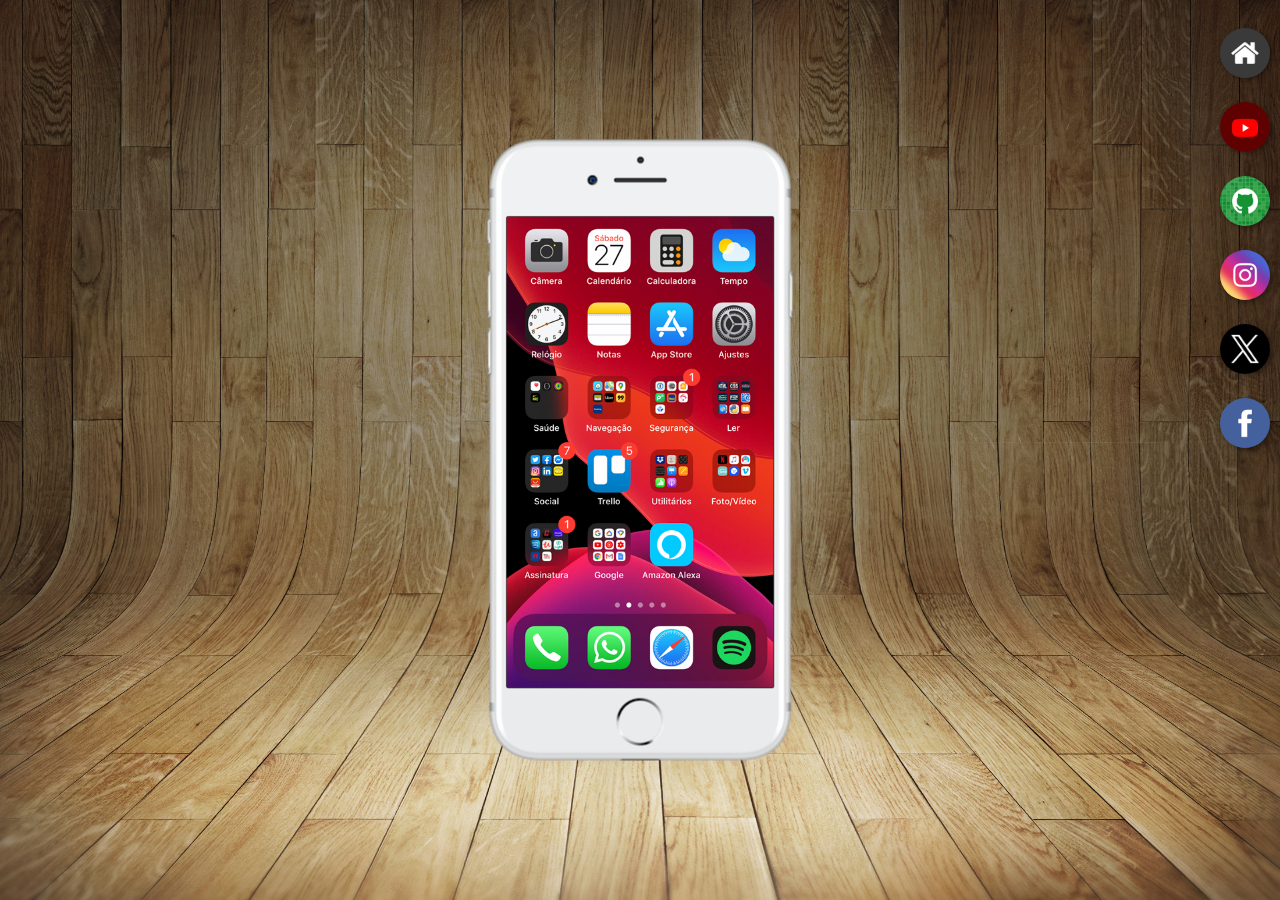
<file: index.html>
<!doctype html>
<html lang="pt-br">
  <head>
    <meta charset="UTF-8" />
    <meta name="viewport" content="width=device-width, initial-scale=1.0" />
    <link rel="stylesheet" href="favicon.ico" />
    <link rel="stylesheet" href="estilos/style.css" />
    <title>Projeto Redes Socias</title>
  </head>
  <body>
    <main>
      <section id="telefone">
        <iframe src="home.html" name="tela" id="tela" frameborder="0">
          Seu navegador não é compatível com isso.
        </iframe>
      </section>
      <section id="redes-sociais">
        <a href="home.html" target="tela"
          ><br />
          <img src="imagens/logo-home.jpg" alt="home" /> </a
        ><br />
        <a href="youtube.html" target="tela">
          <img src="imagens/logo-youtube.jpg" alt="youtube" /> </a
        ><br />
        <a href="github.html" target="tela">
          <img src="imagens/logo-github.jpg" alt="github" /> </a
        ><br />
        <a href="instagram.html" target="tela">
          <img src="imagens/logo-instagram.jpg" alt="instagram" /> </a
        ><br />
        <a href="x.html" target="tela">
          <img src="imagens/X_logo.jpg" alt="x" /> </a
        ><br />
        <a href="facebook.html" target="tela">
          <img src="imagens/logo-facebook.jpg" alt="facebook" />
        </a>
      </section>
    </main>
  </body>
</html>
</file>
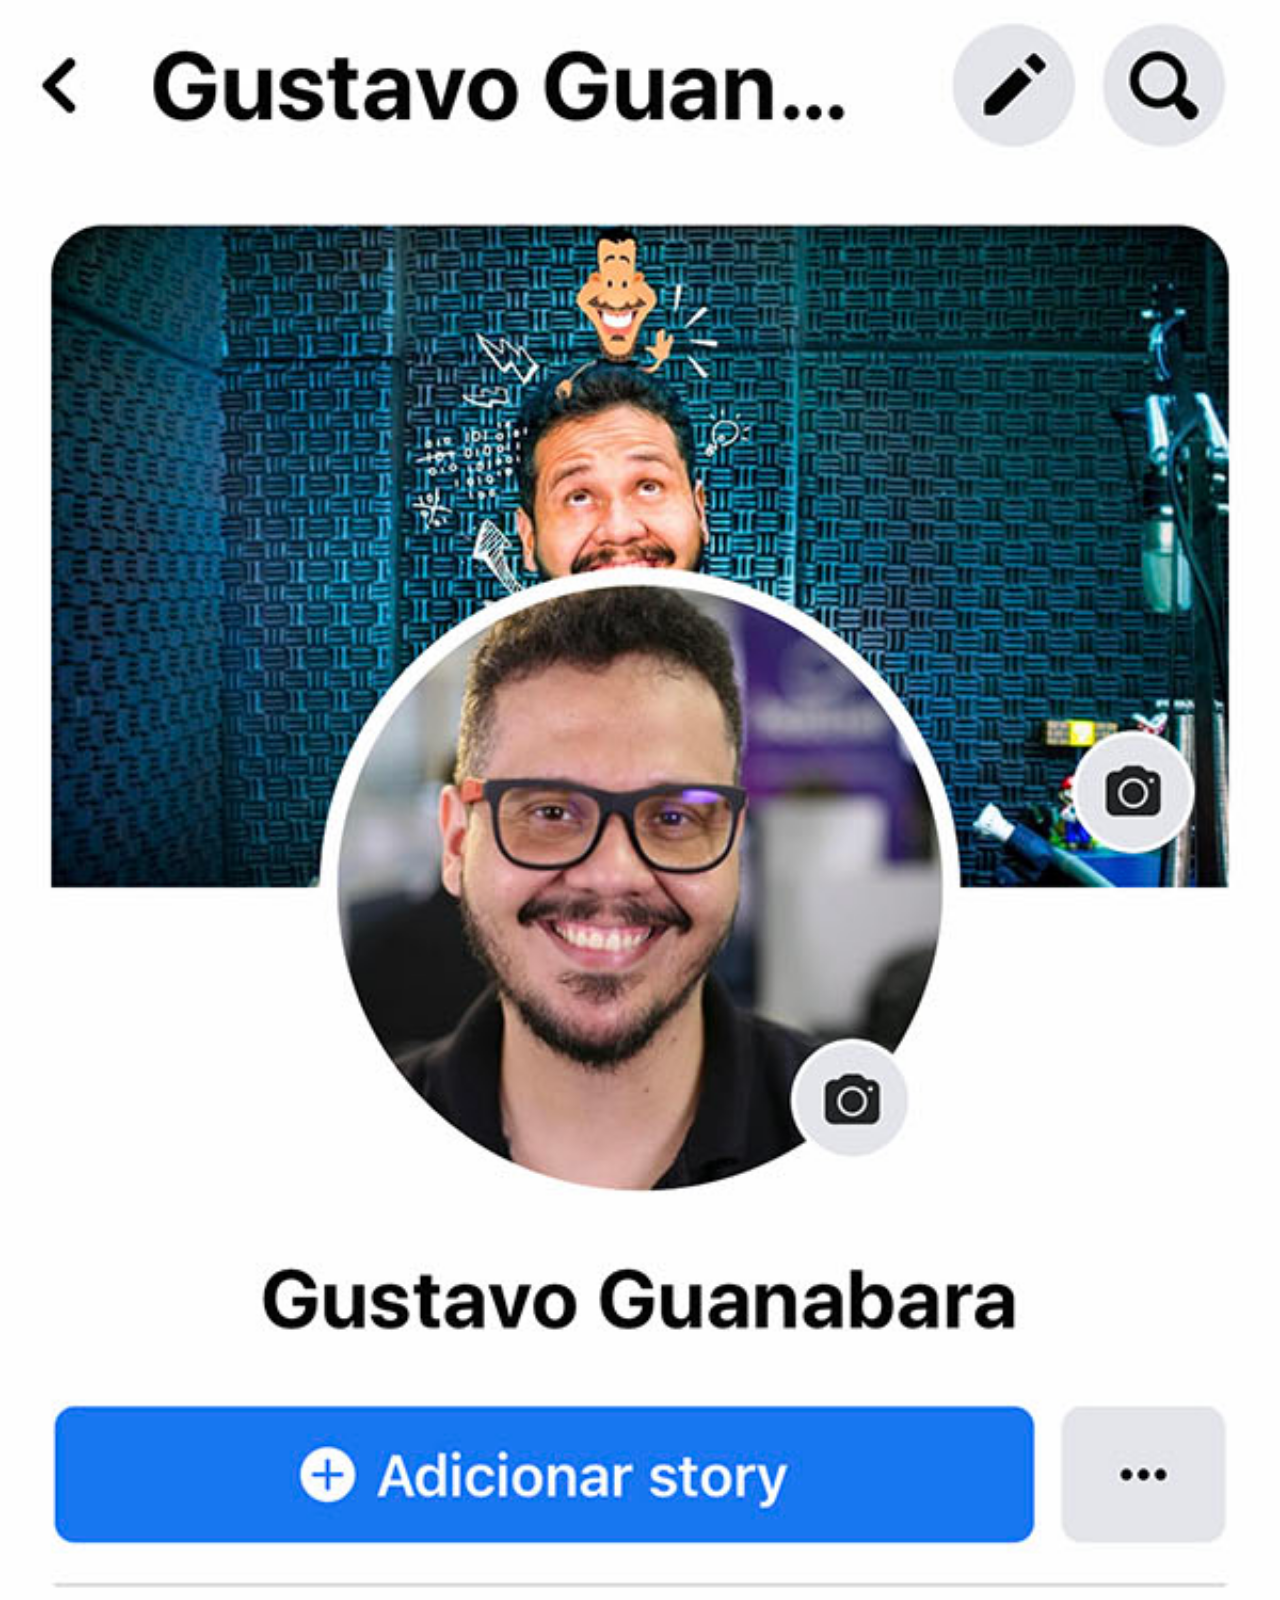
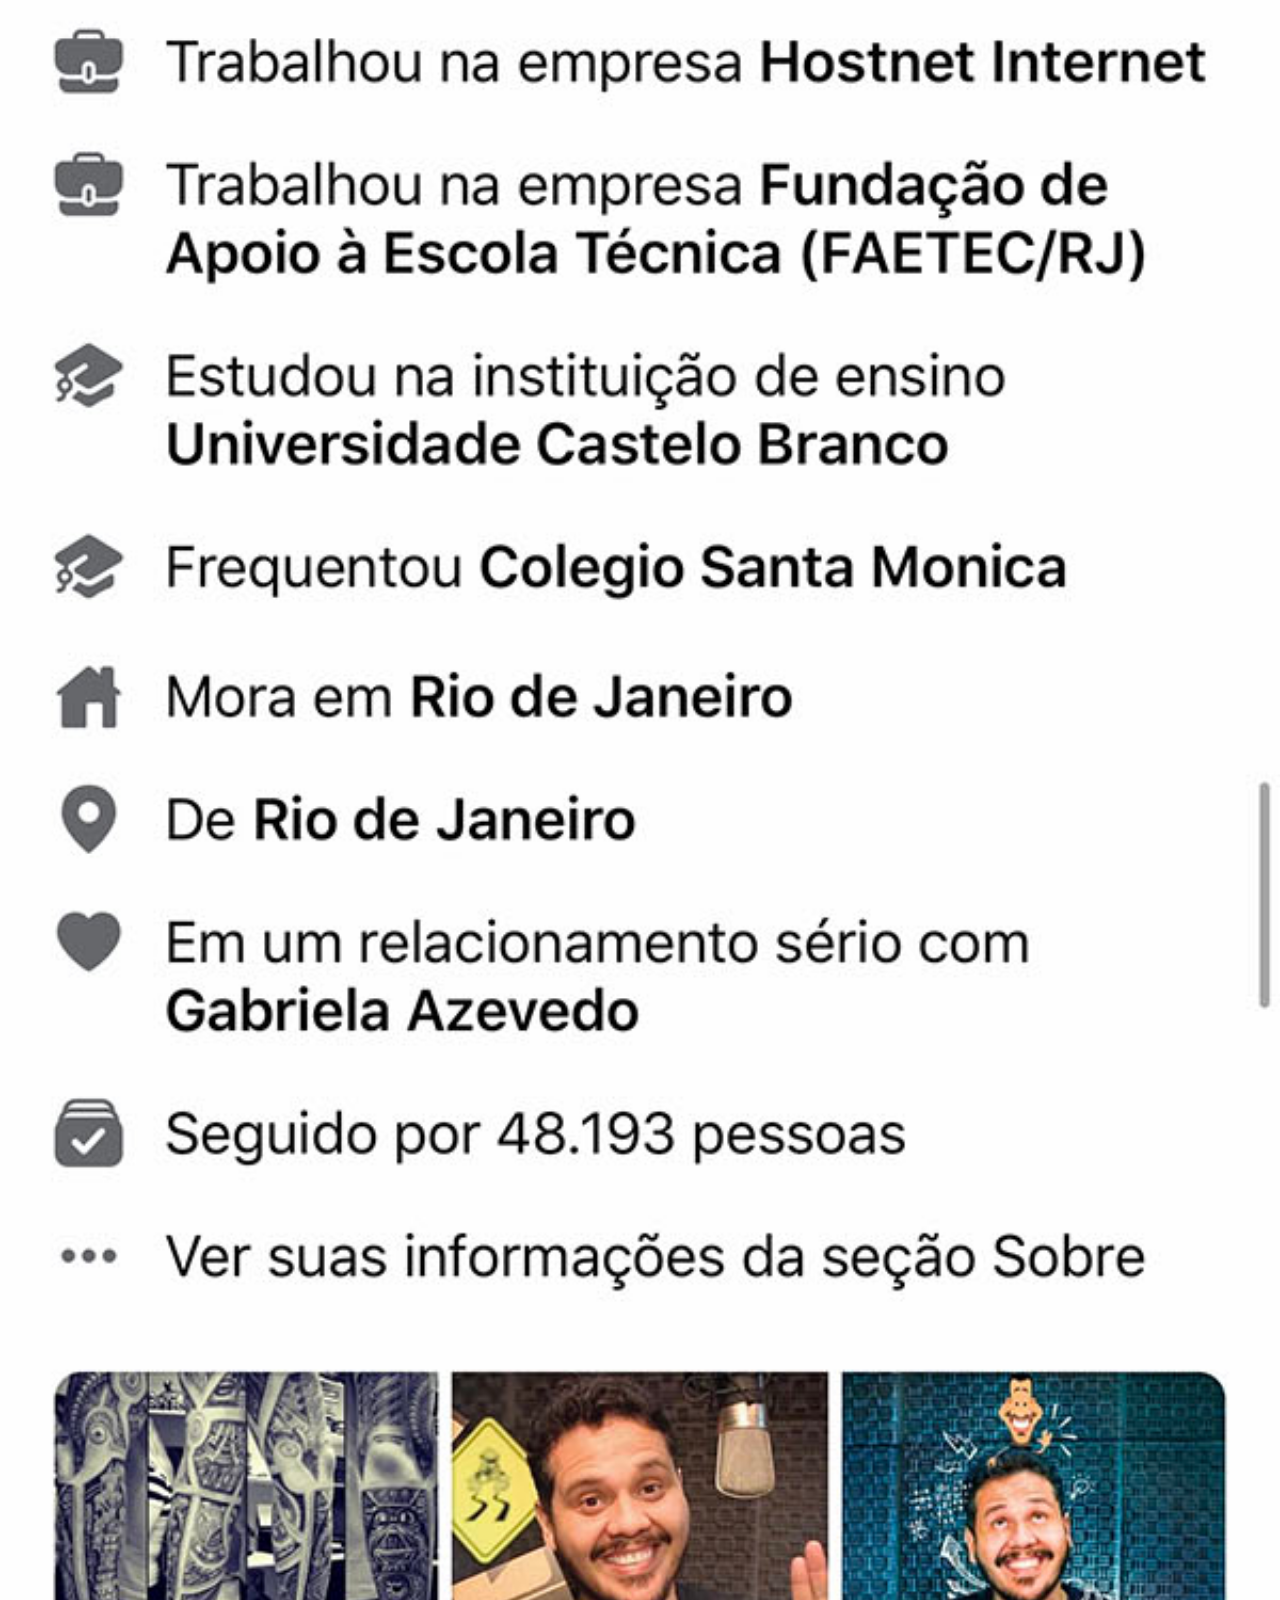
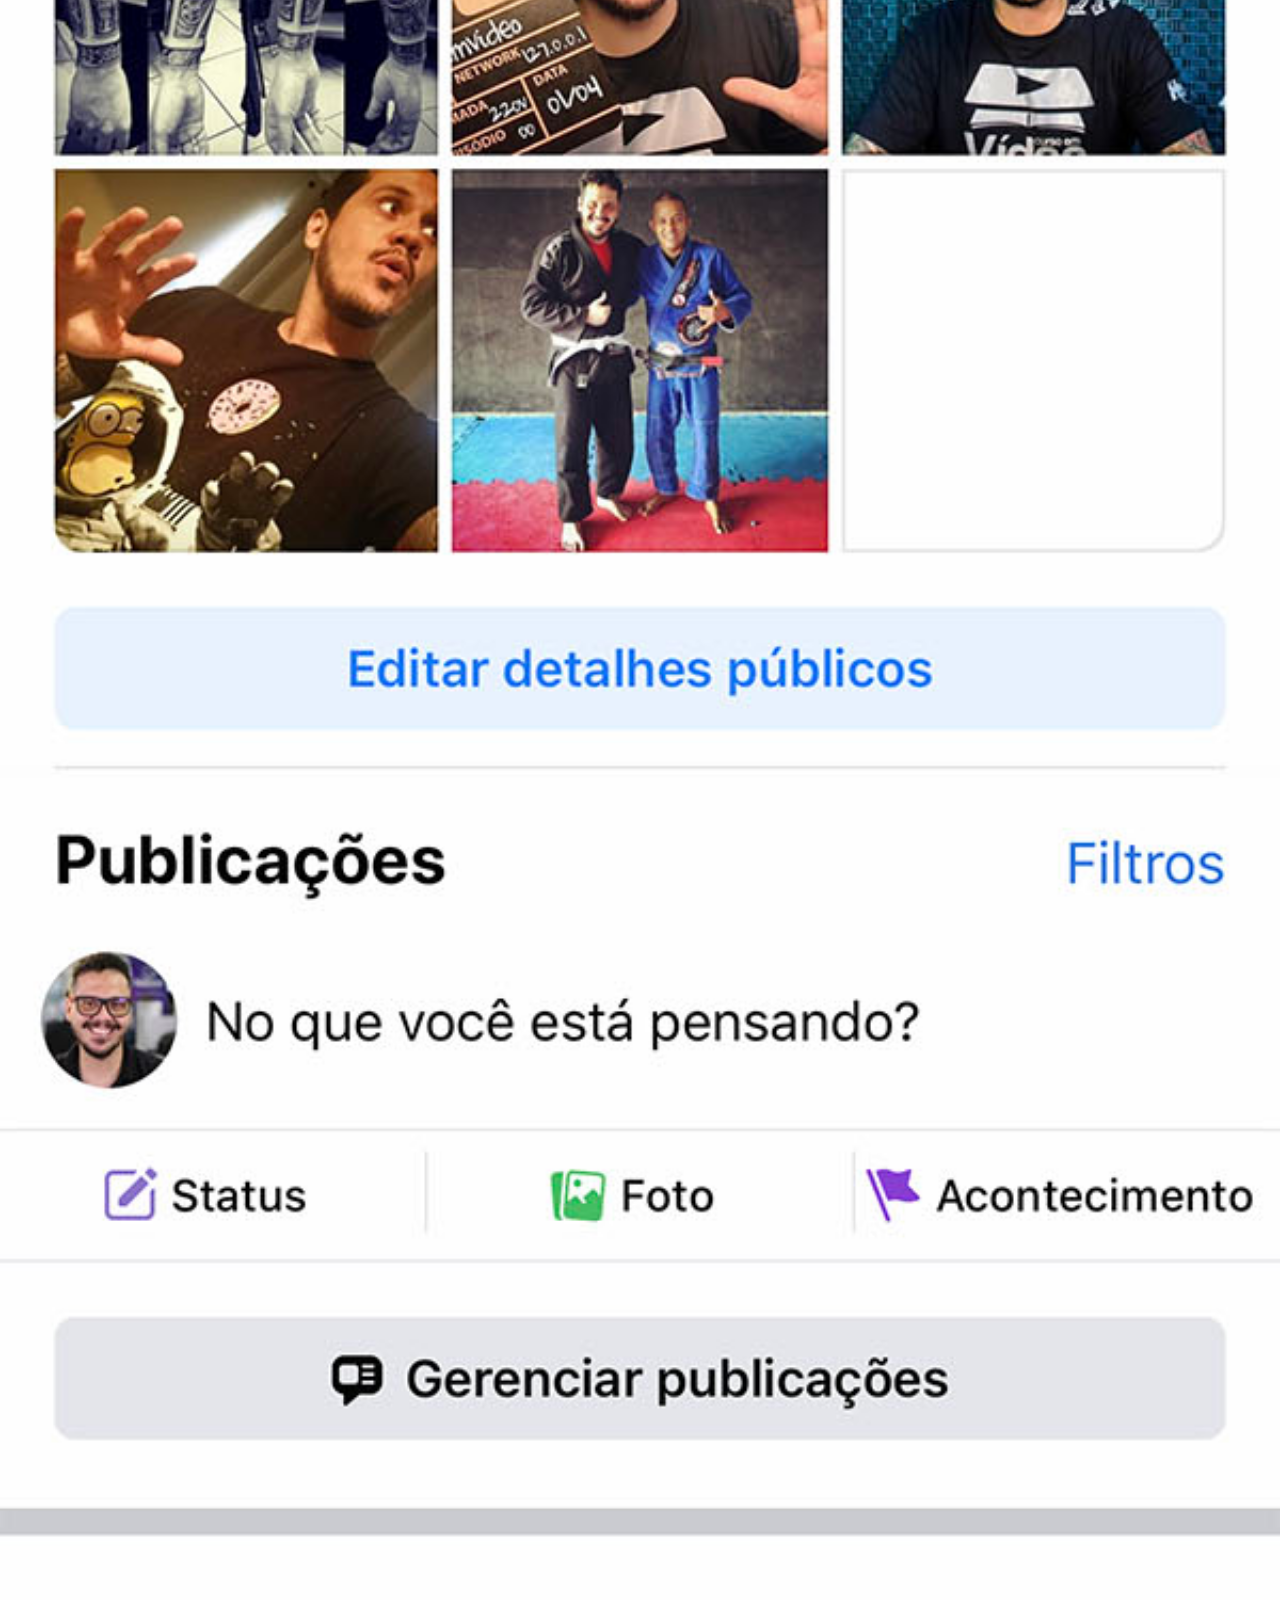
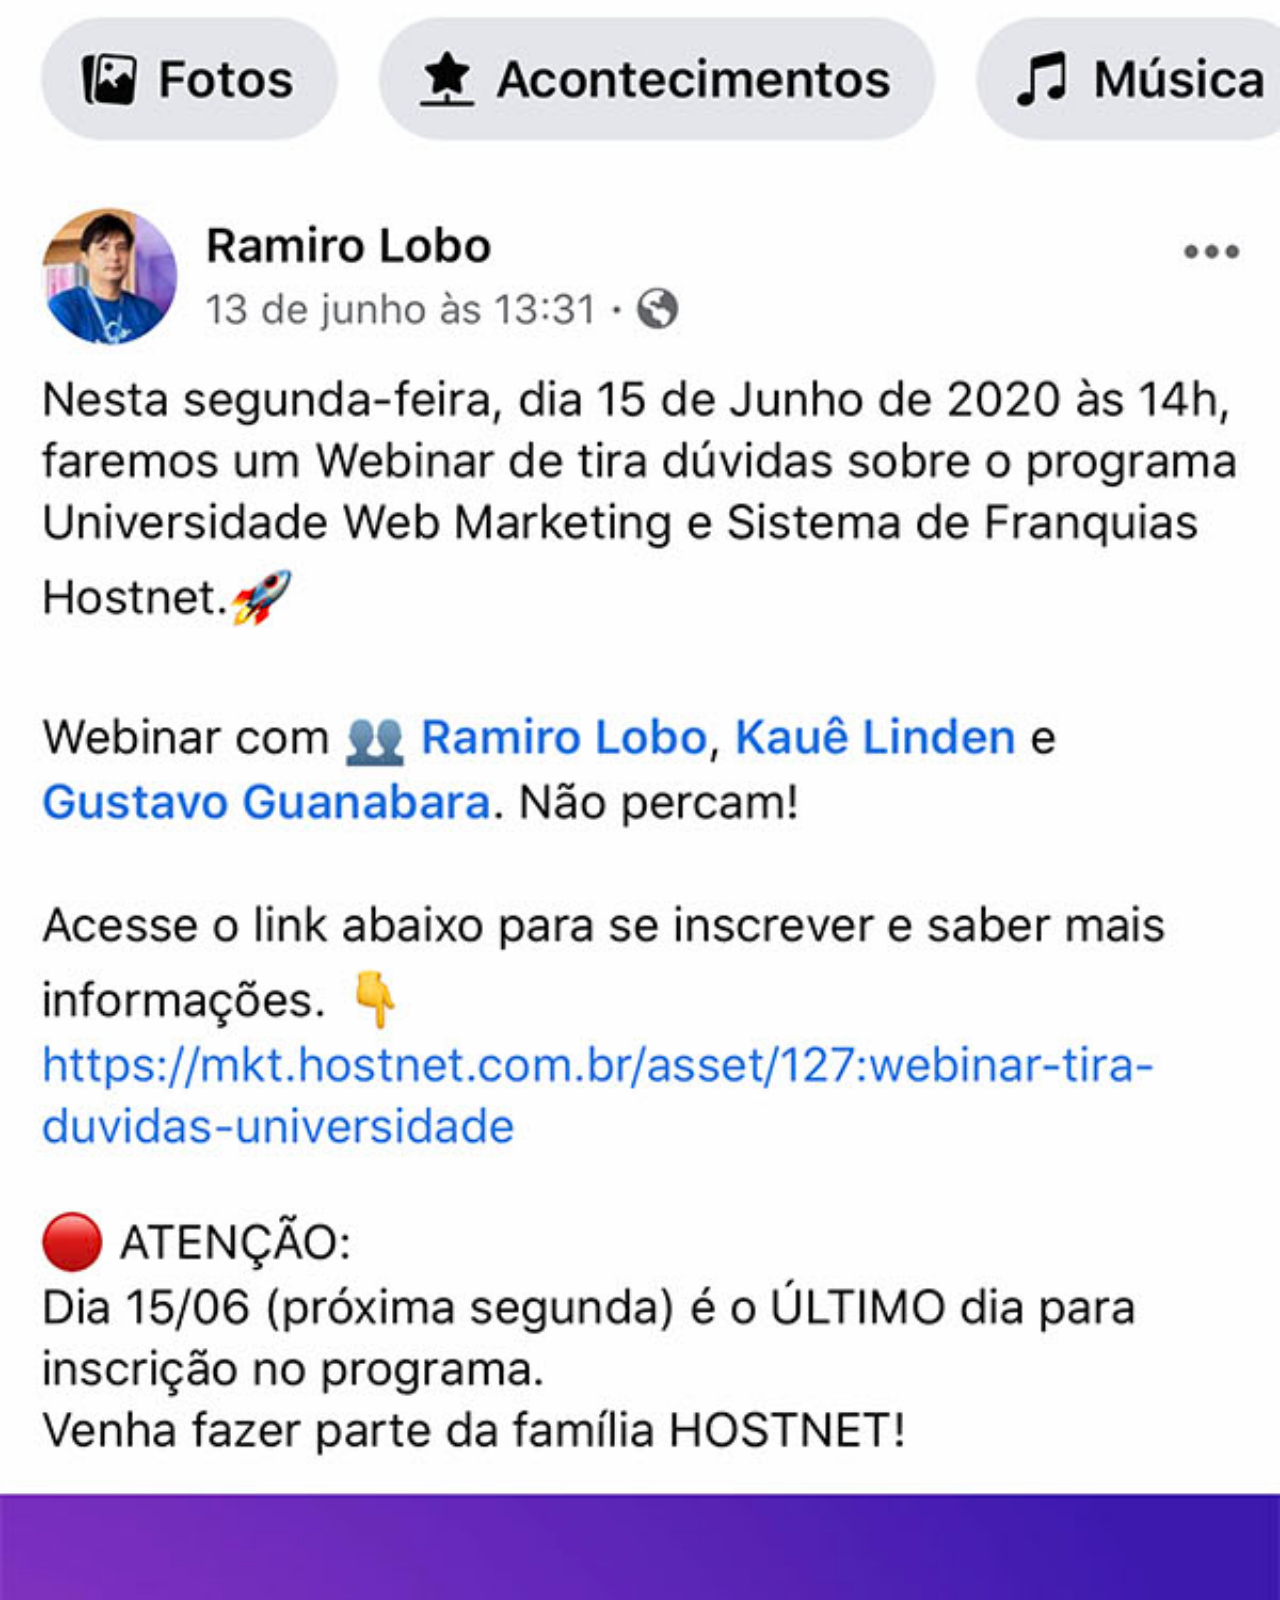
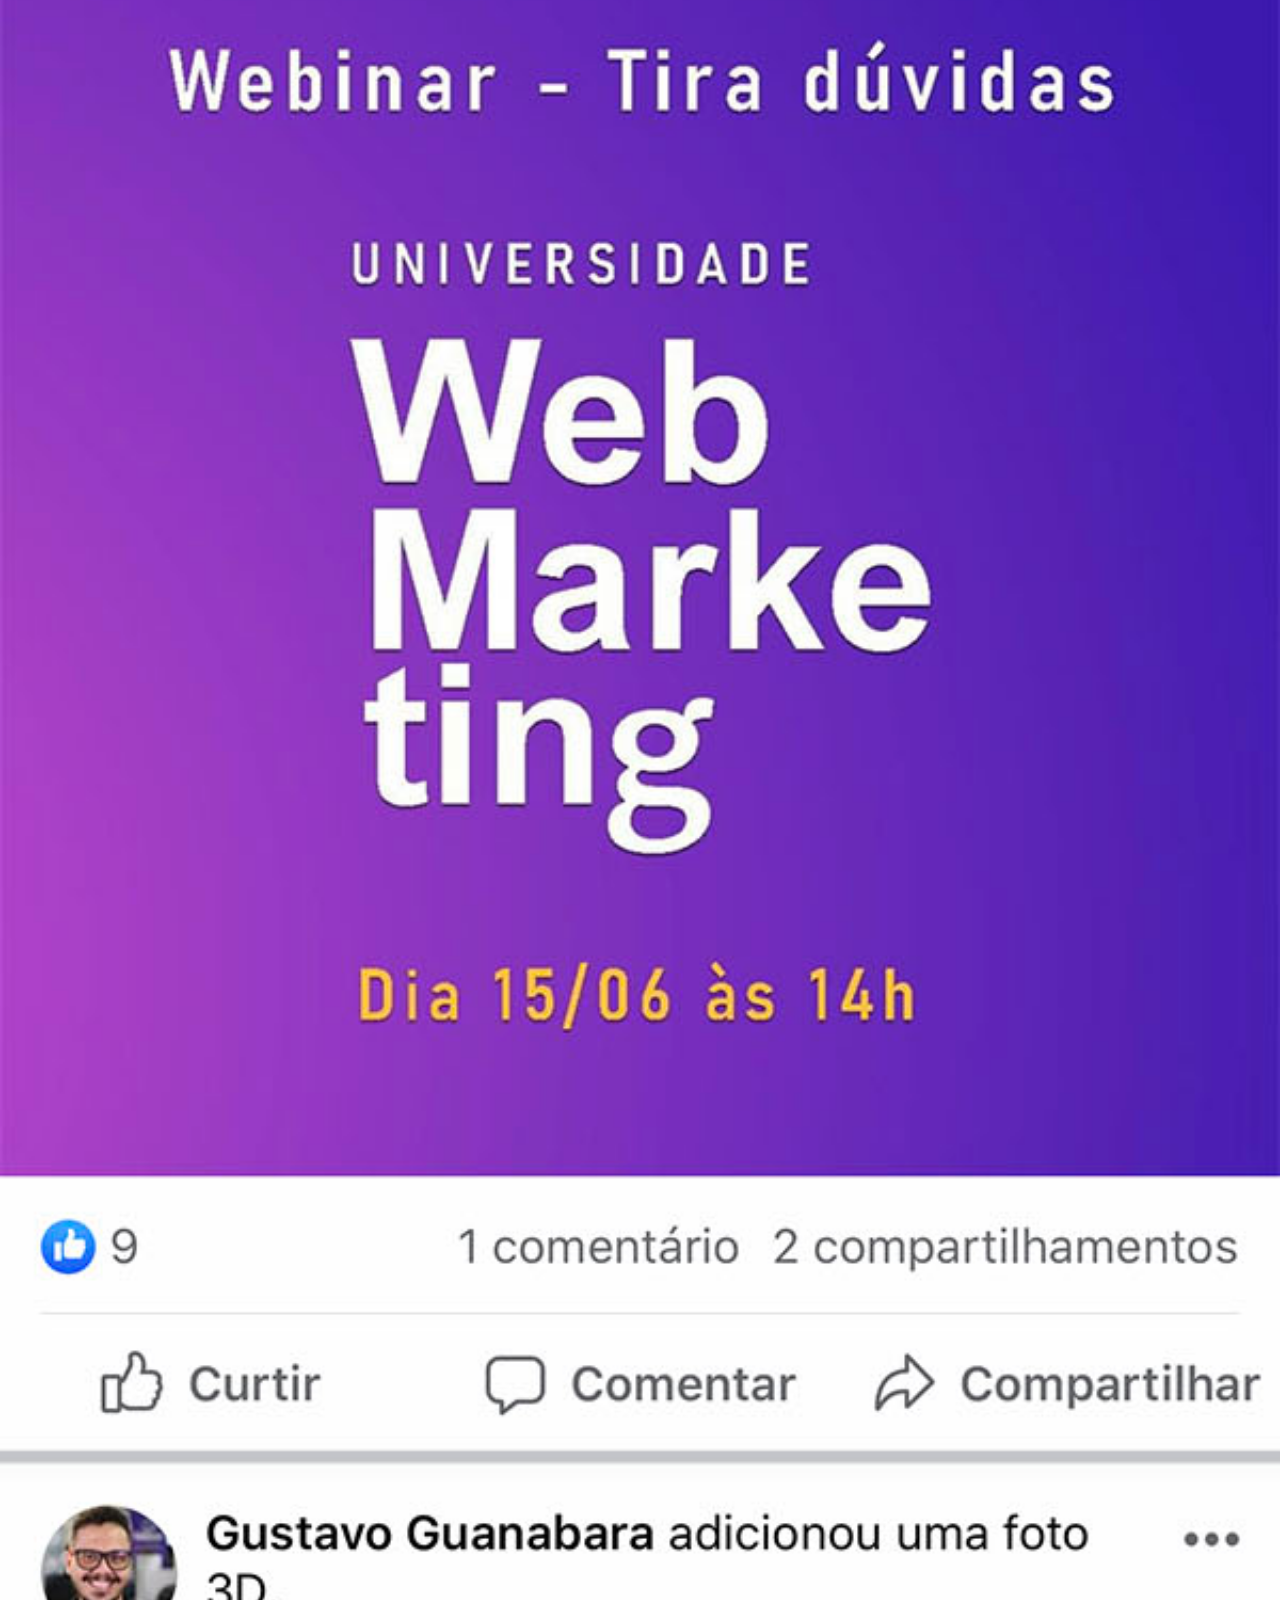
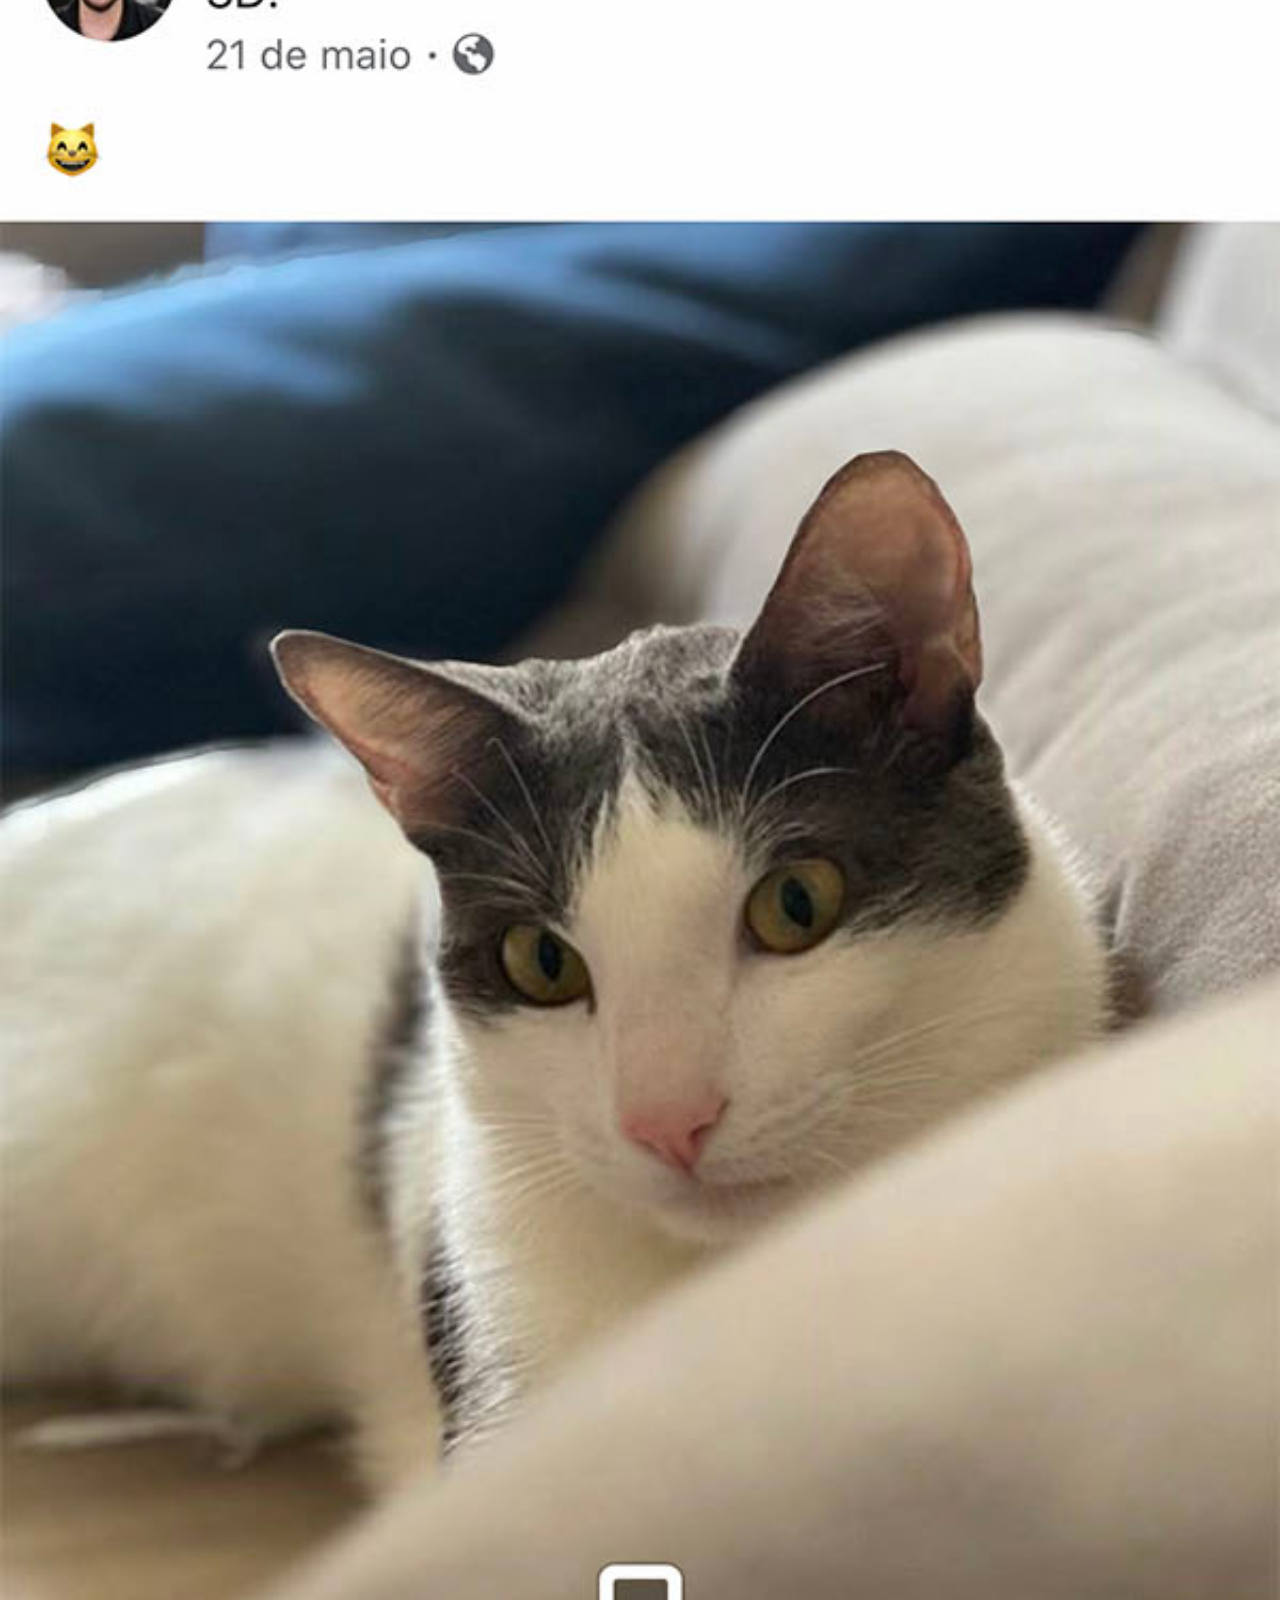
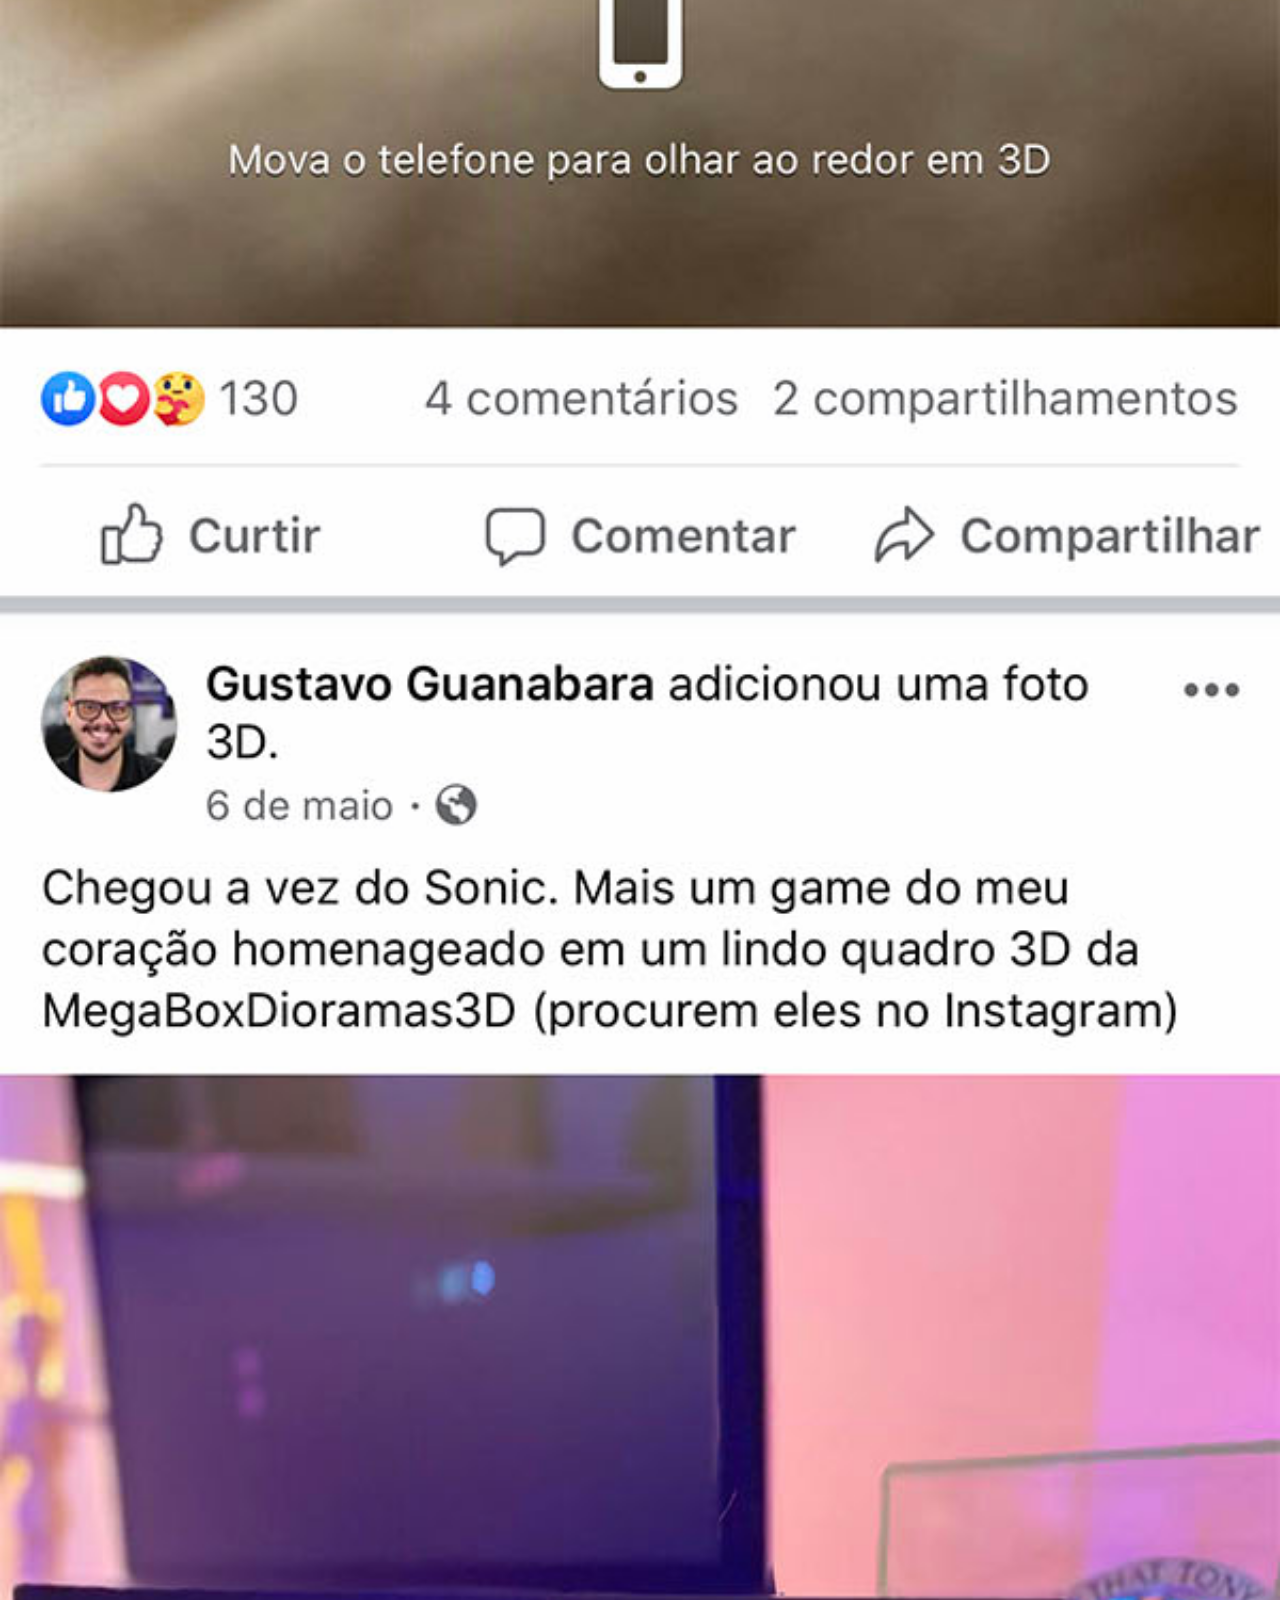
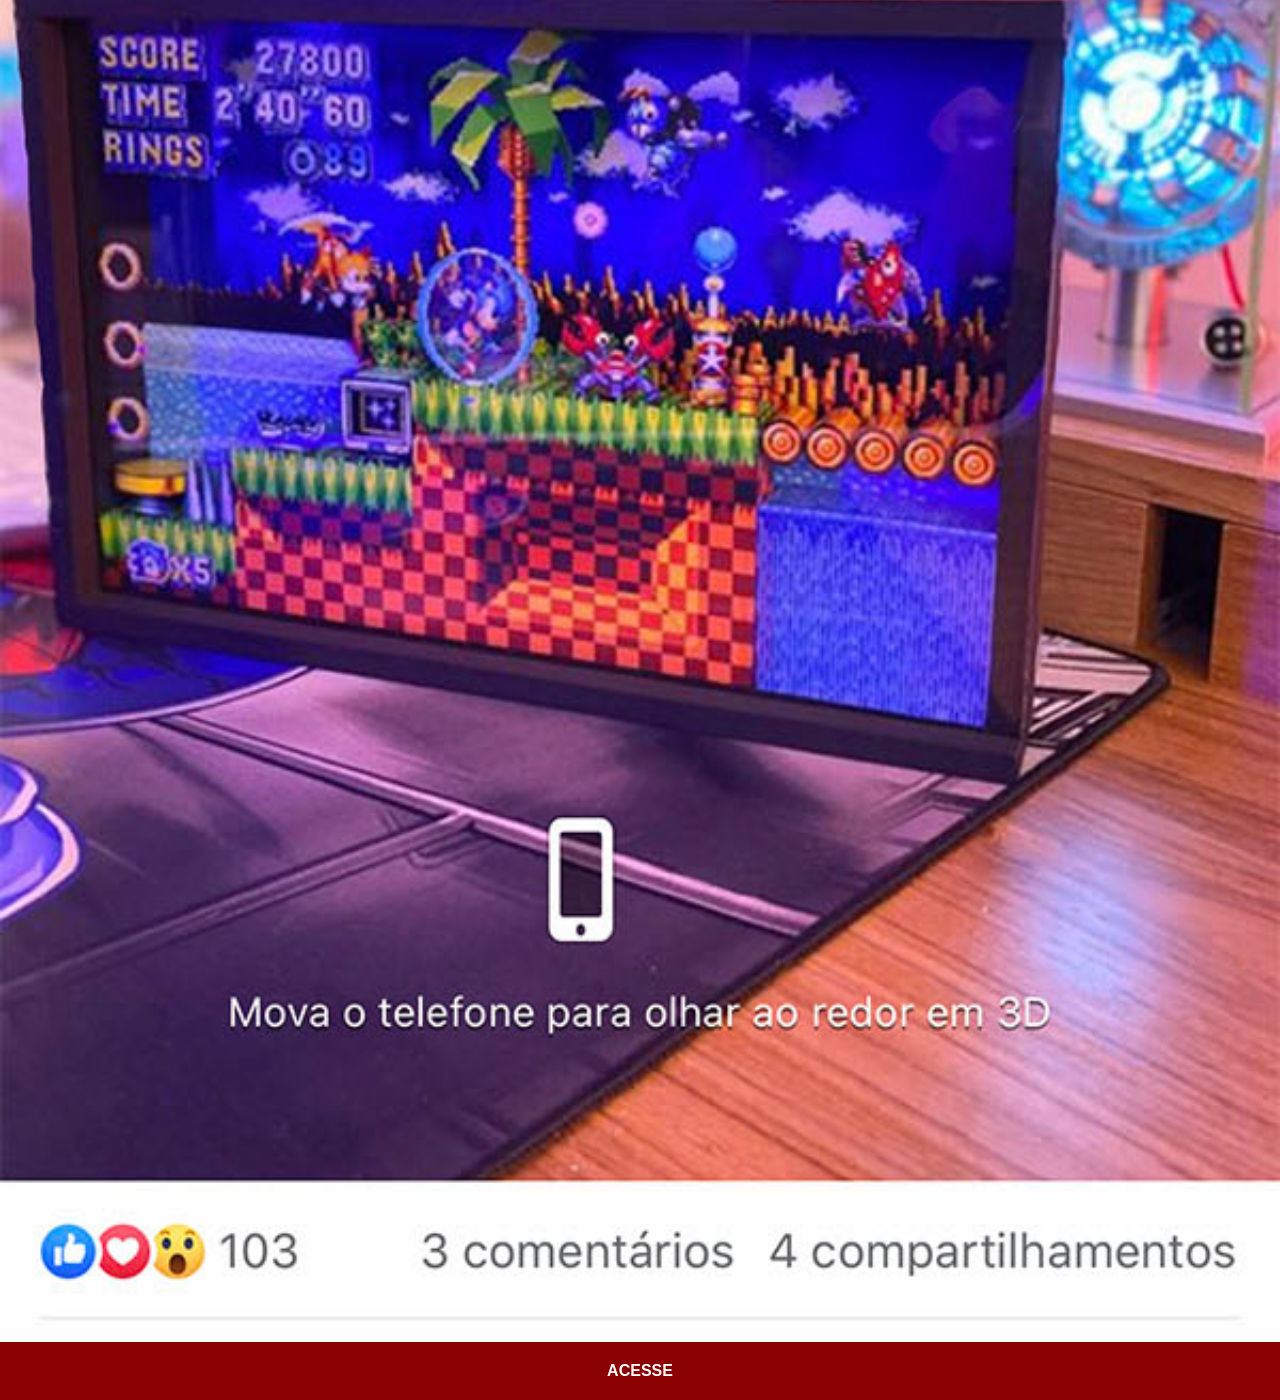
<file: facebook.html>
<!doctype html>
<html lang="pt-br">
  <head>
    <meta charset="UTF-8" />
    <meta name="viewport" content="width=device-width, initial-scale=1.0" />
    <title>GitHub</title>
    <link rel="stylesheet" href="estilos/social.css" />
  </head>
  <body>
    <img src="imagens/tela-facebook.jpg" alt="facebook" />
    <a
      href="https://www.facebook.com/gustavoguanabara/?locale=pt_BR"
      target="_blank"
      >ACESSE</a
    >
  </body>
</html>
</file>
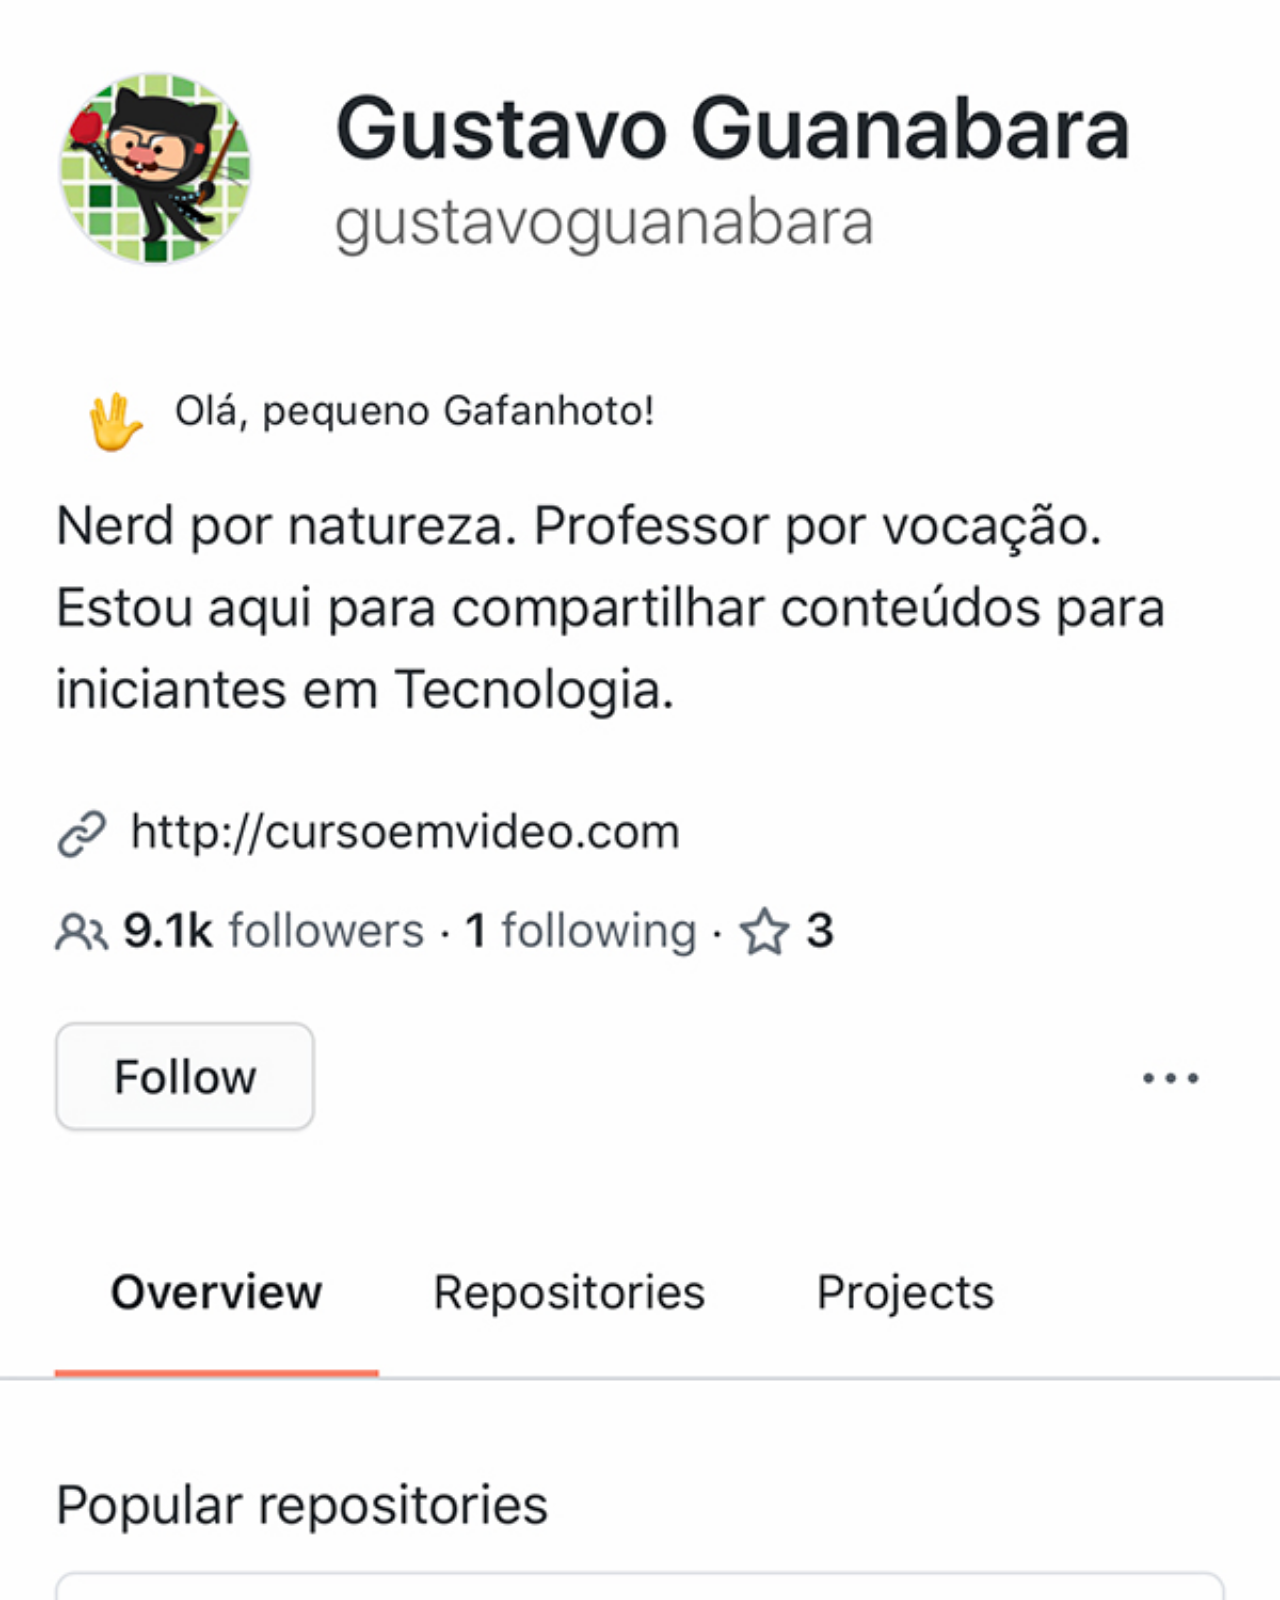
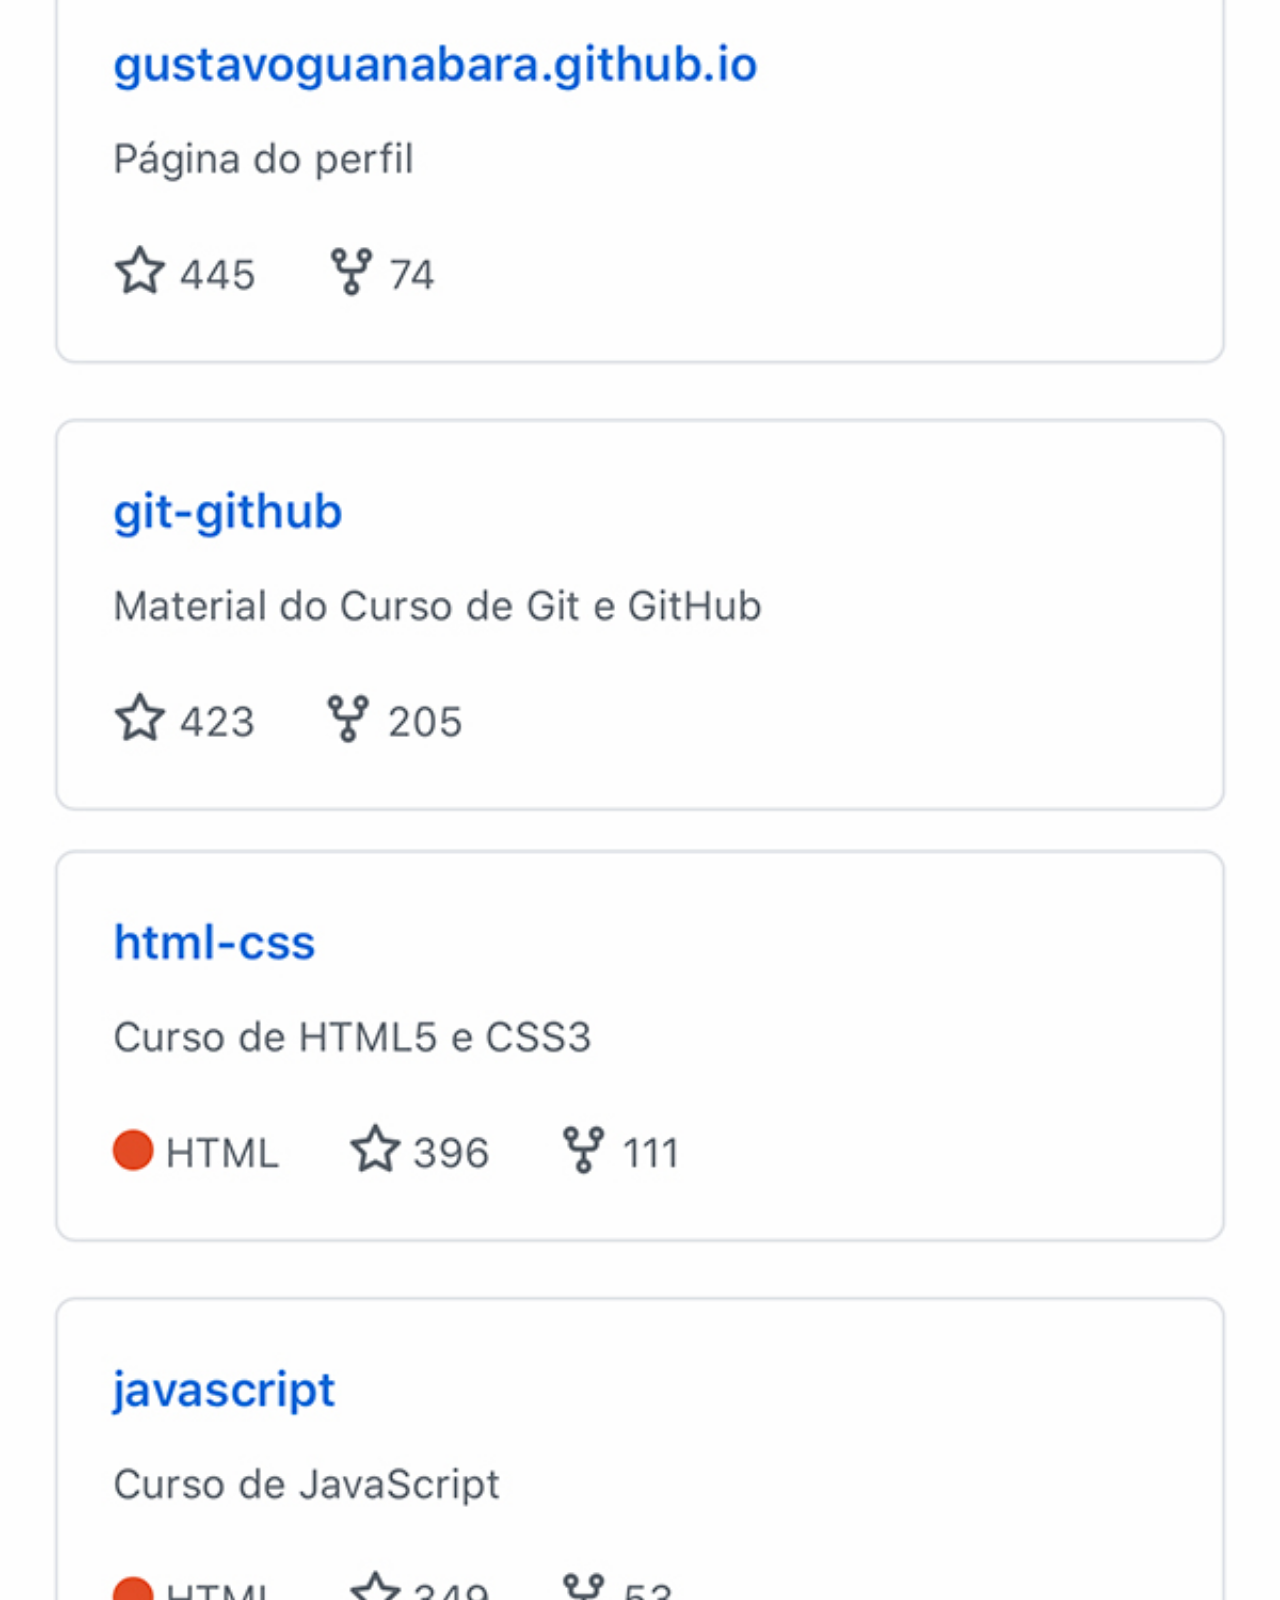
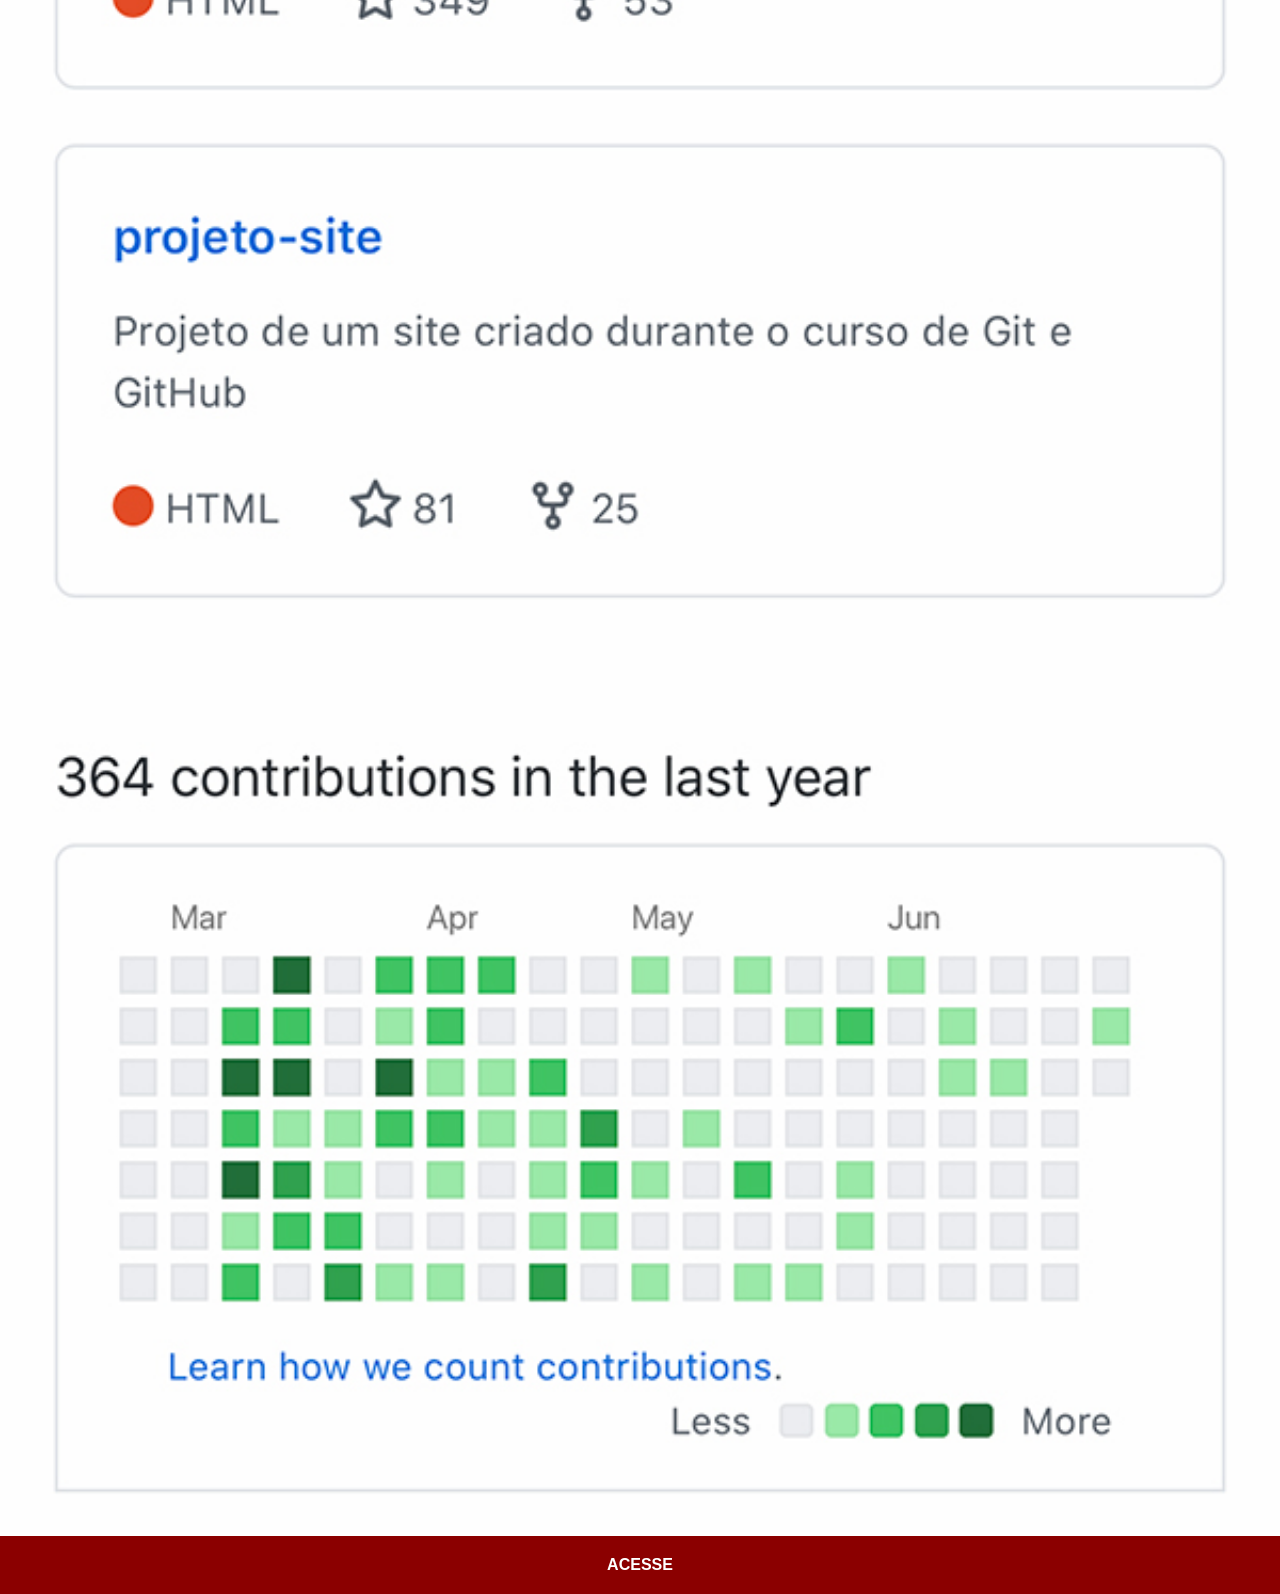
<file: github.html>
<!doctype html>
<html lang="pt-br">
  <head>
    <meta charset="UTF-8" />
    <meta name="viewport" content="width=device-width, initial-scale=1.0" />
    <title>GitHub</title>
    <link rel="stylesheet" href="estilos/social.css">
  </head>
  <body>
    <img src="imagens/tela-github.jpg" alt="github" />
    <a href="https://github.com/gustavoguanabara" target="_blank">ACESSE</a>
  </body>
</html>
</file>
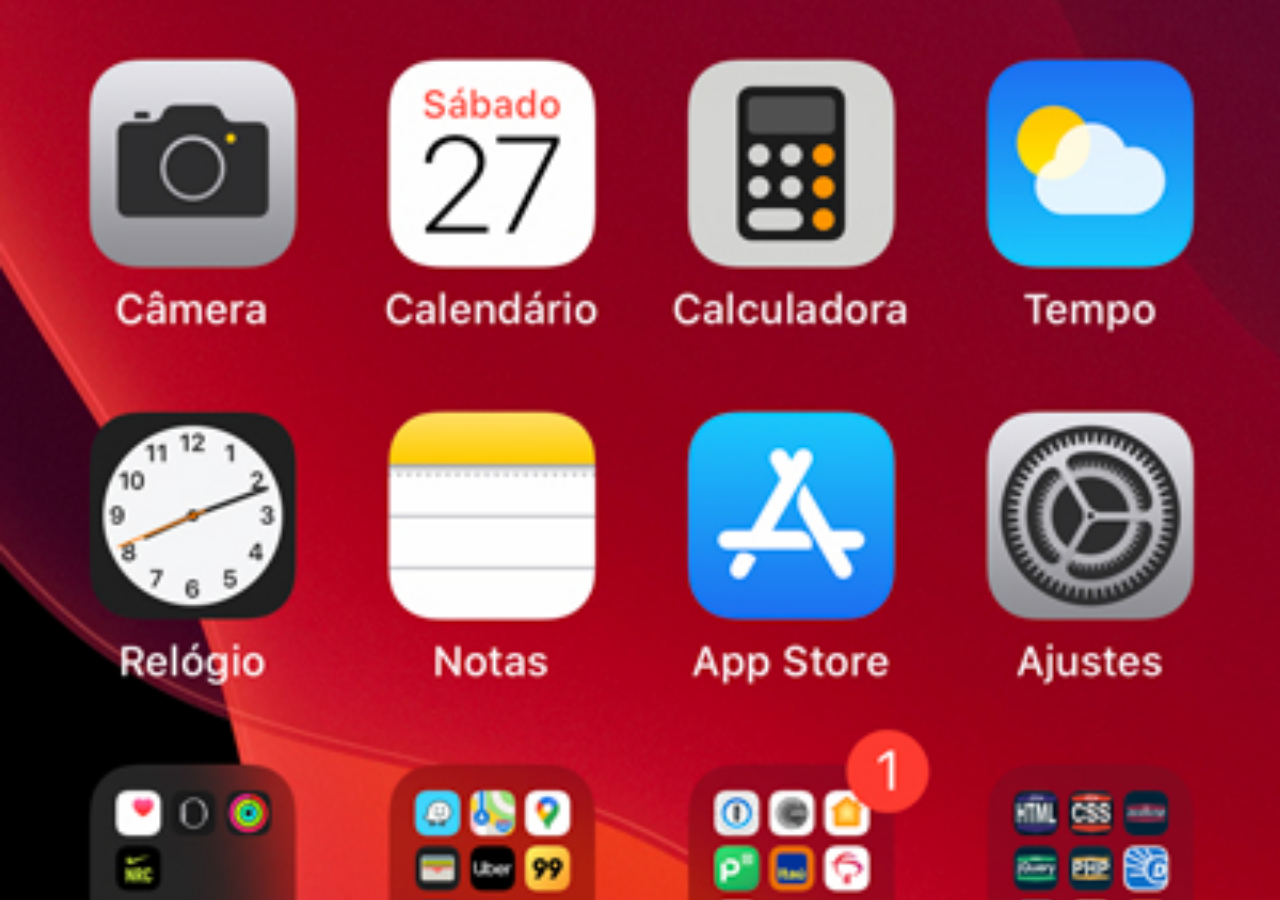
<file: home.html>
<!doctype html>
<html lang="pt-br">
  <head>
    <meta charset="UTF-8" />
    <meta name="viewport" content="width=device-width, initial-scale=1.0" />
    <title>Home</title>
    <style>
      * {
        margin: 0px;
        padding: 0px;
      }
      body {
        width: 100vw;
        height: 100vh;
        background: black url(imagens/tela-home.jpg) no-repeat top center;
        background-size: cover;
      }
    </style>
  </head>
  <body></body>
</html>
</file>
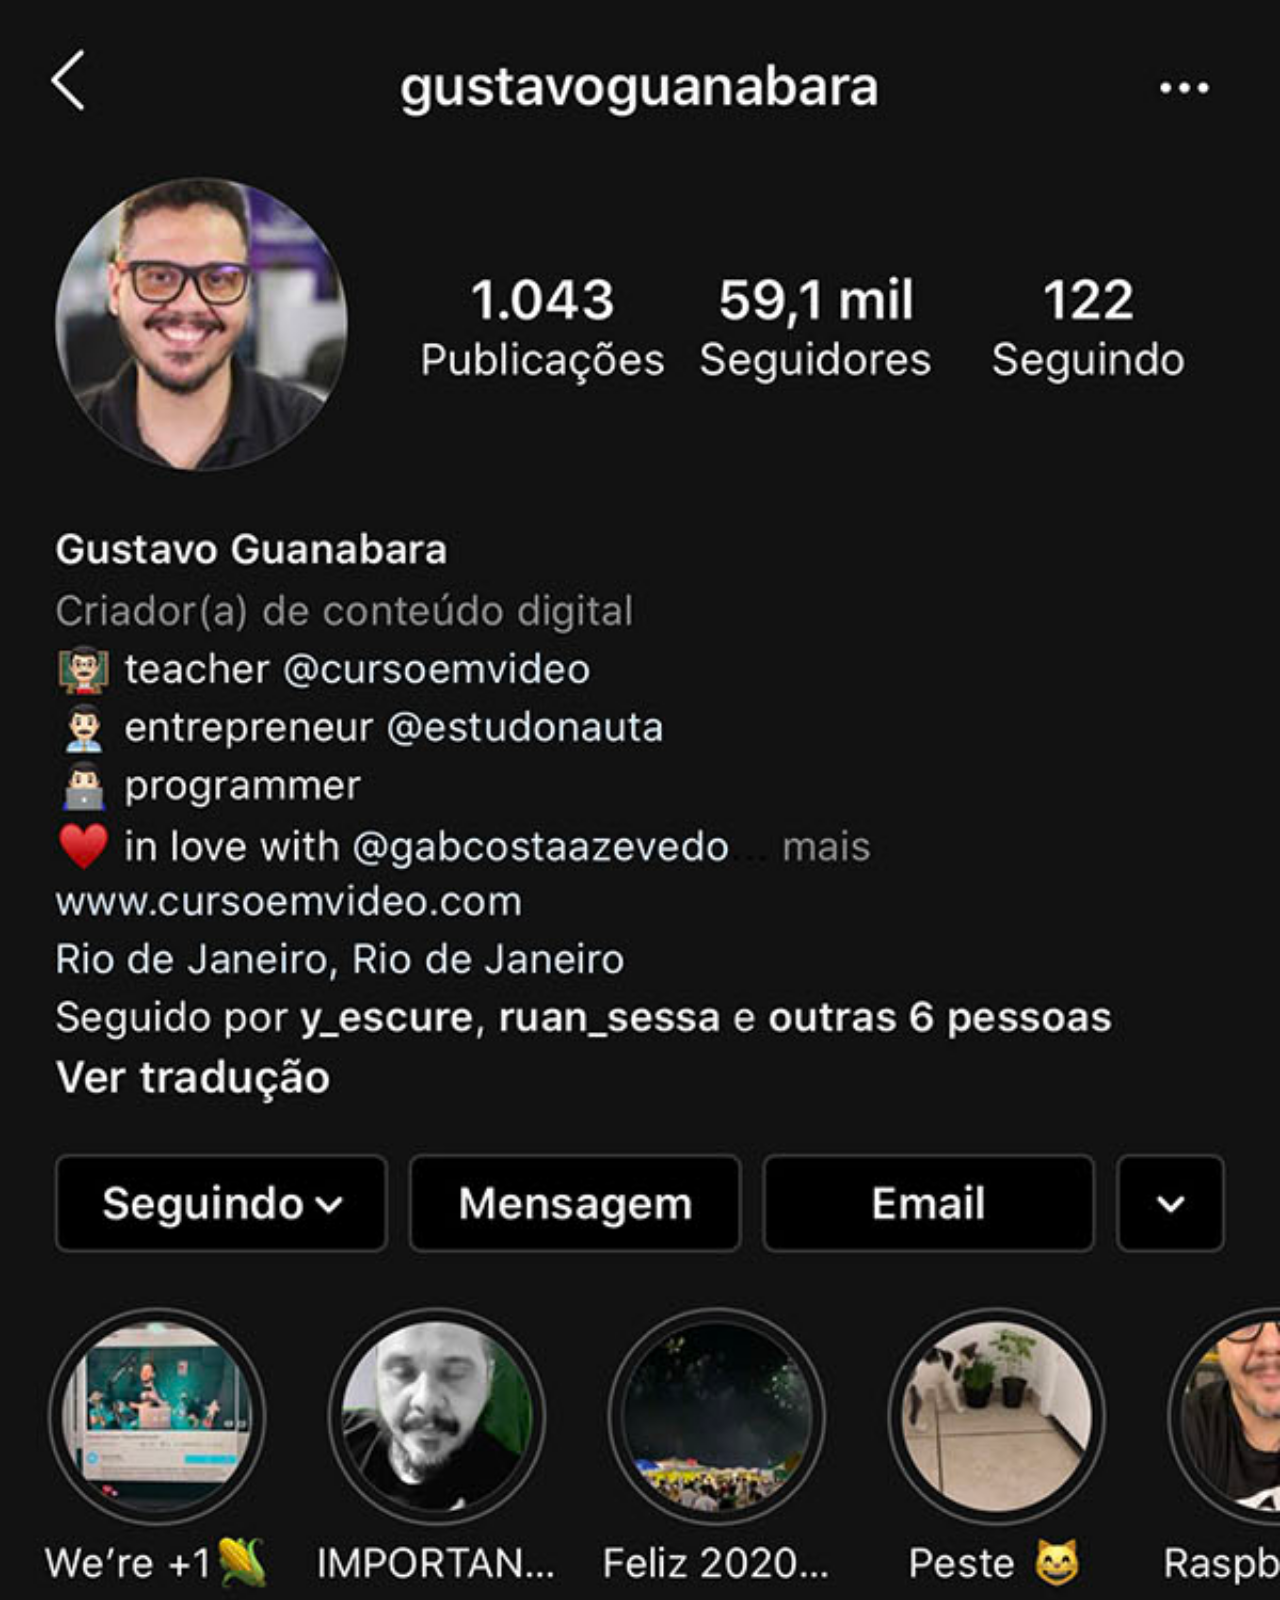
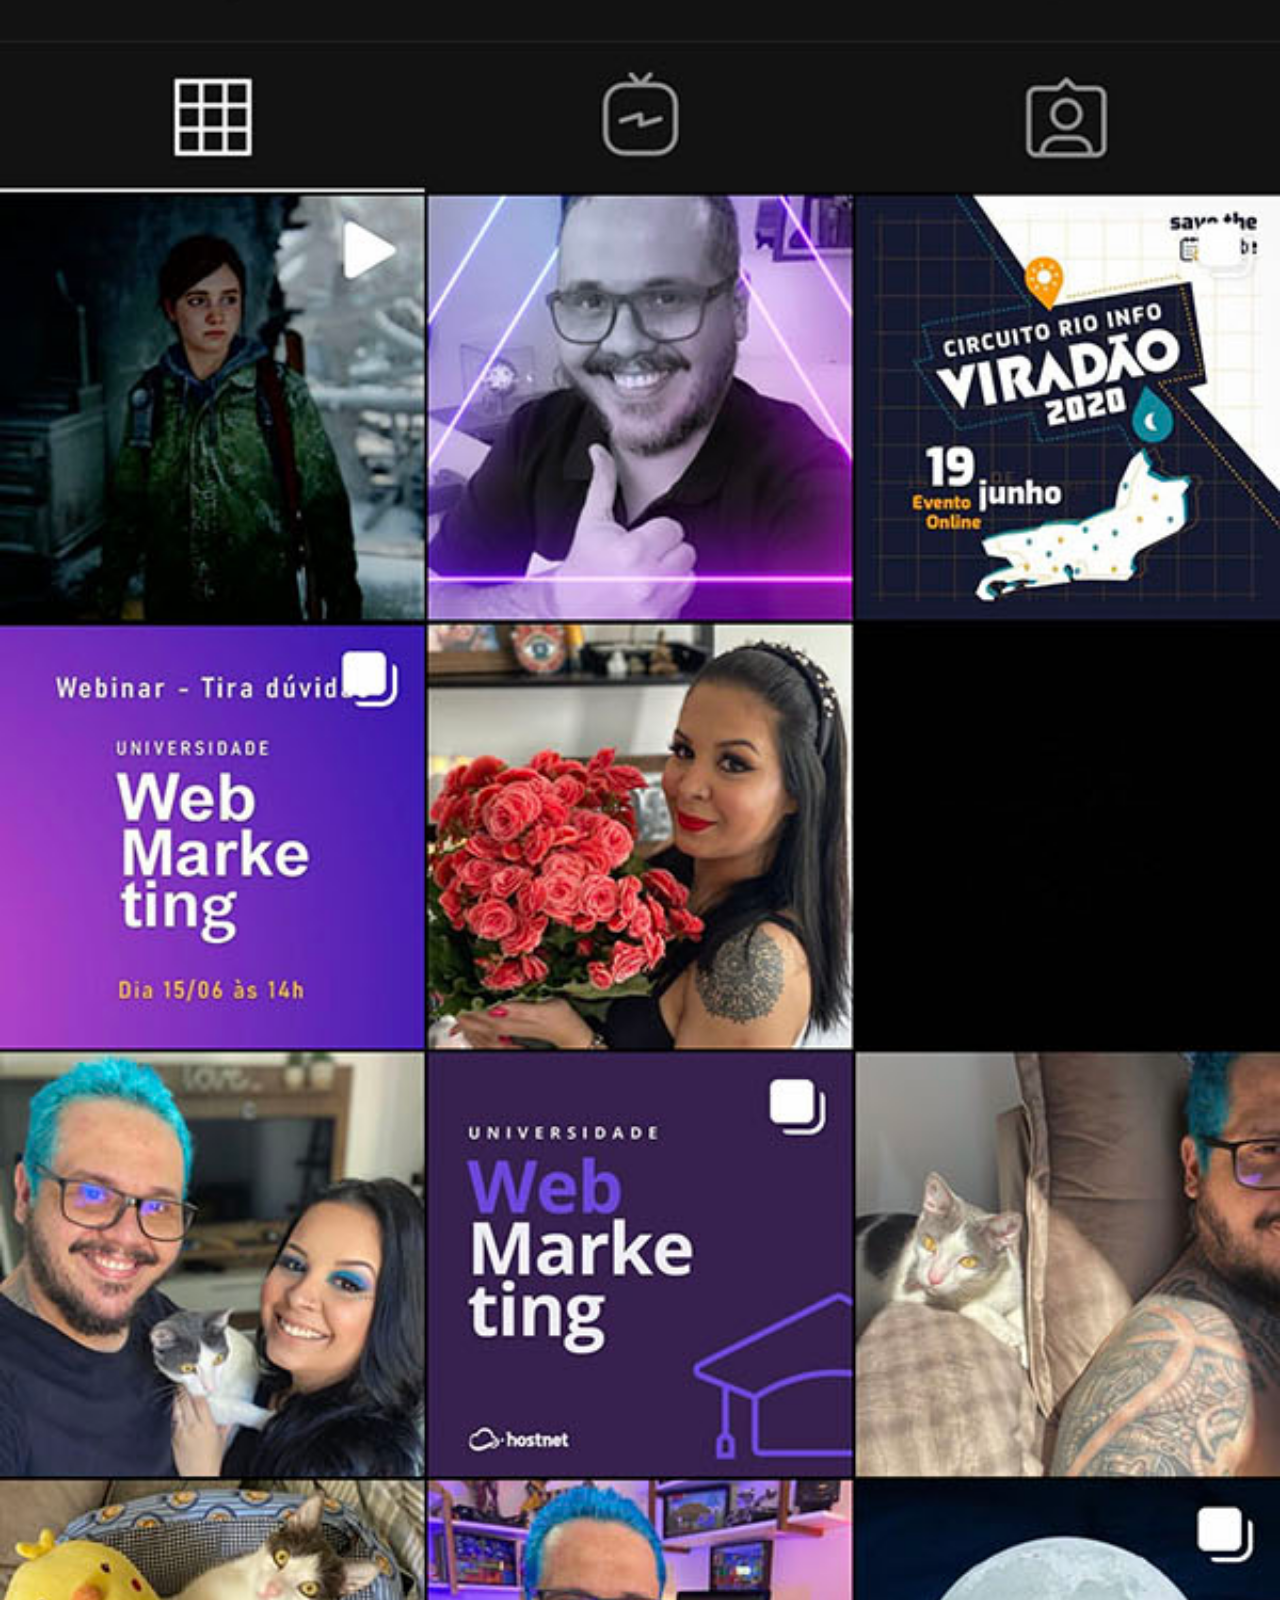
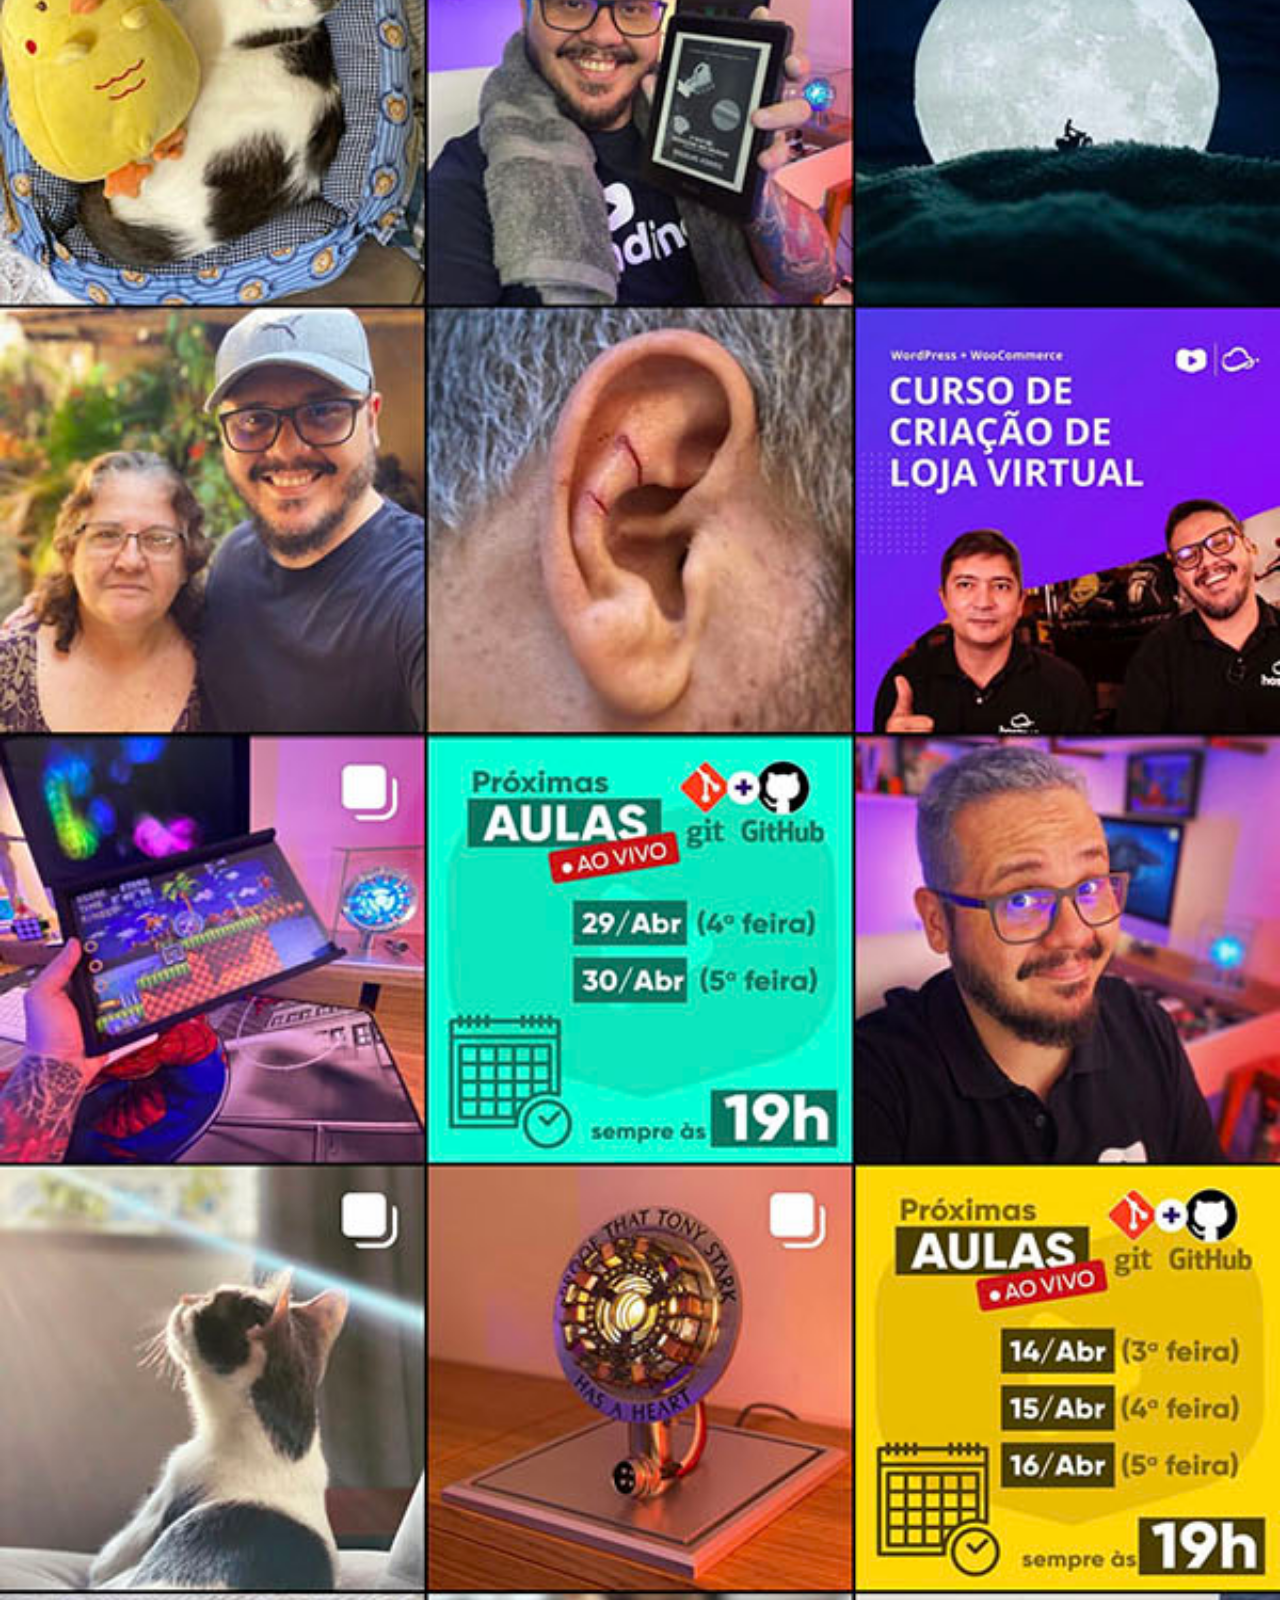
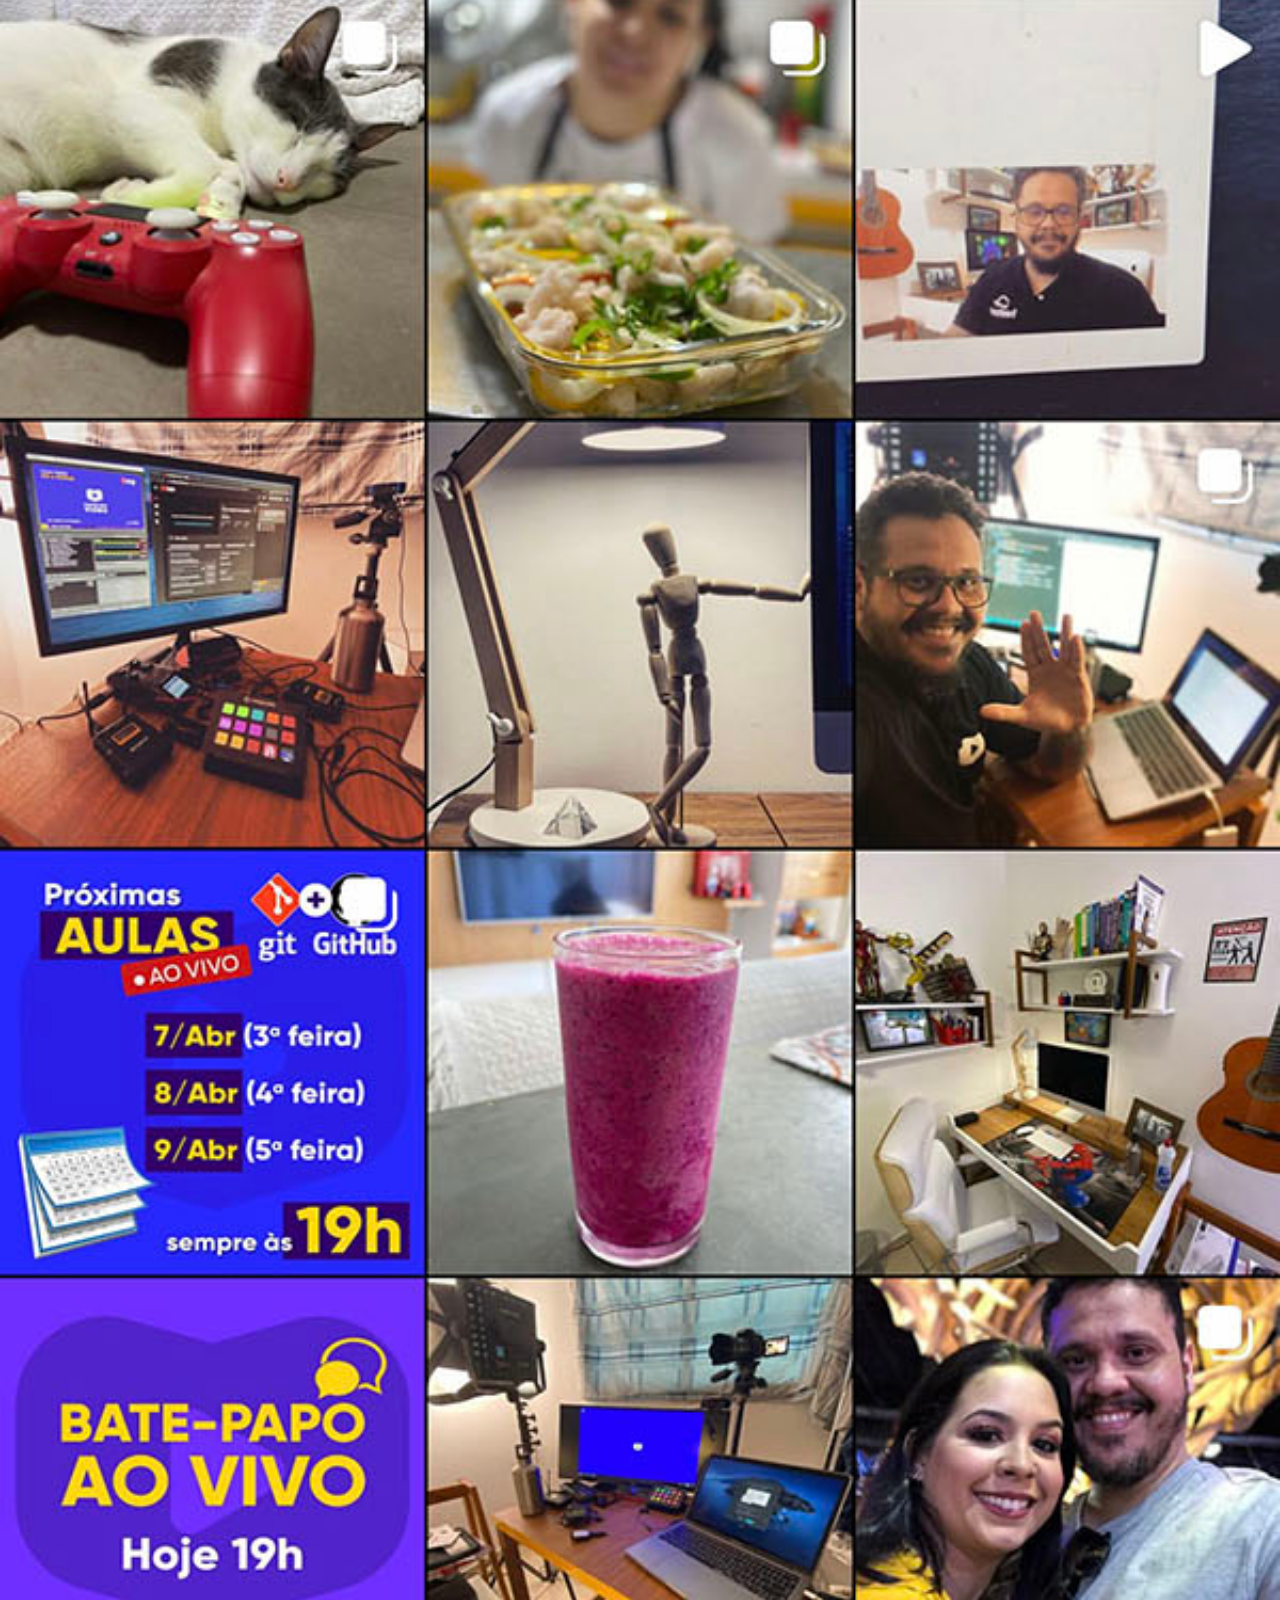
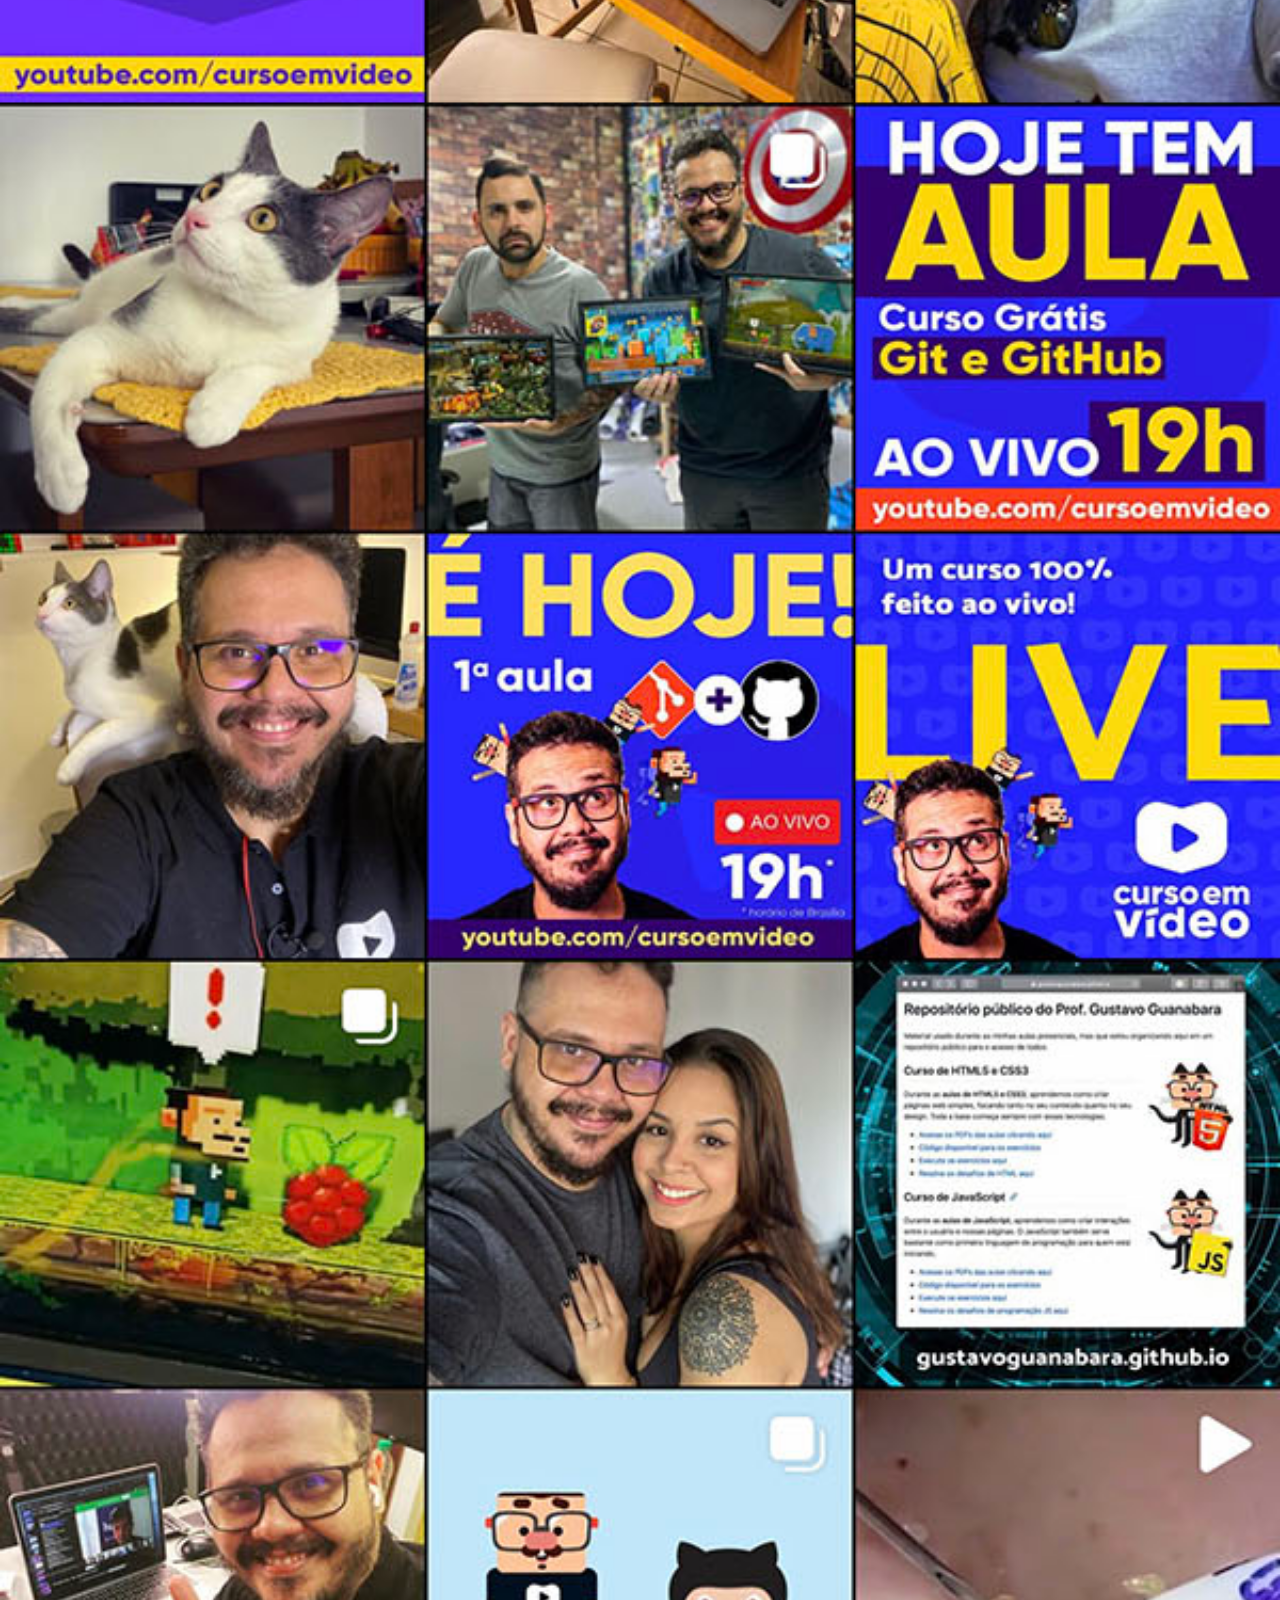
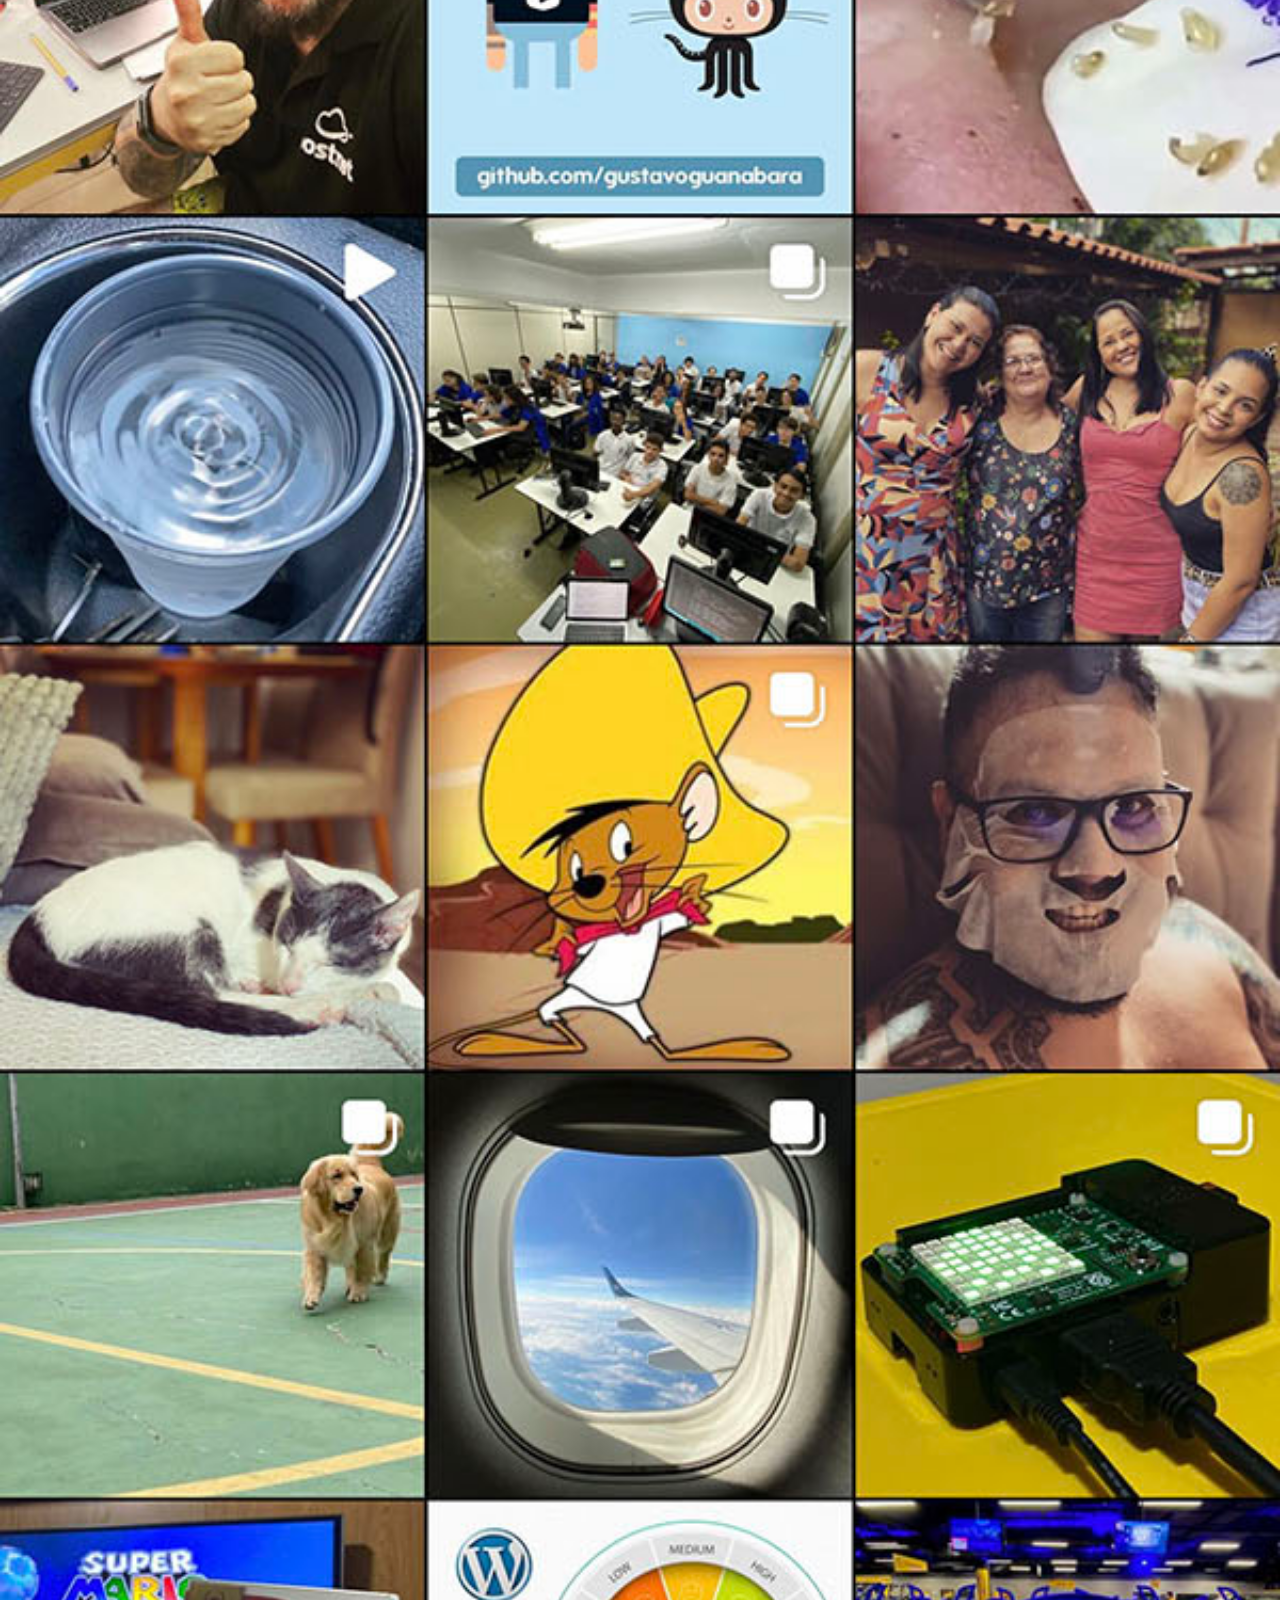
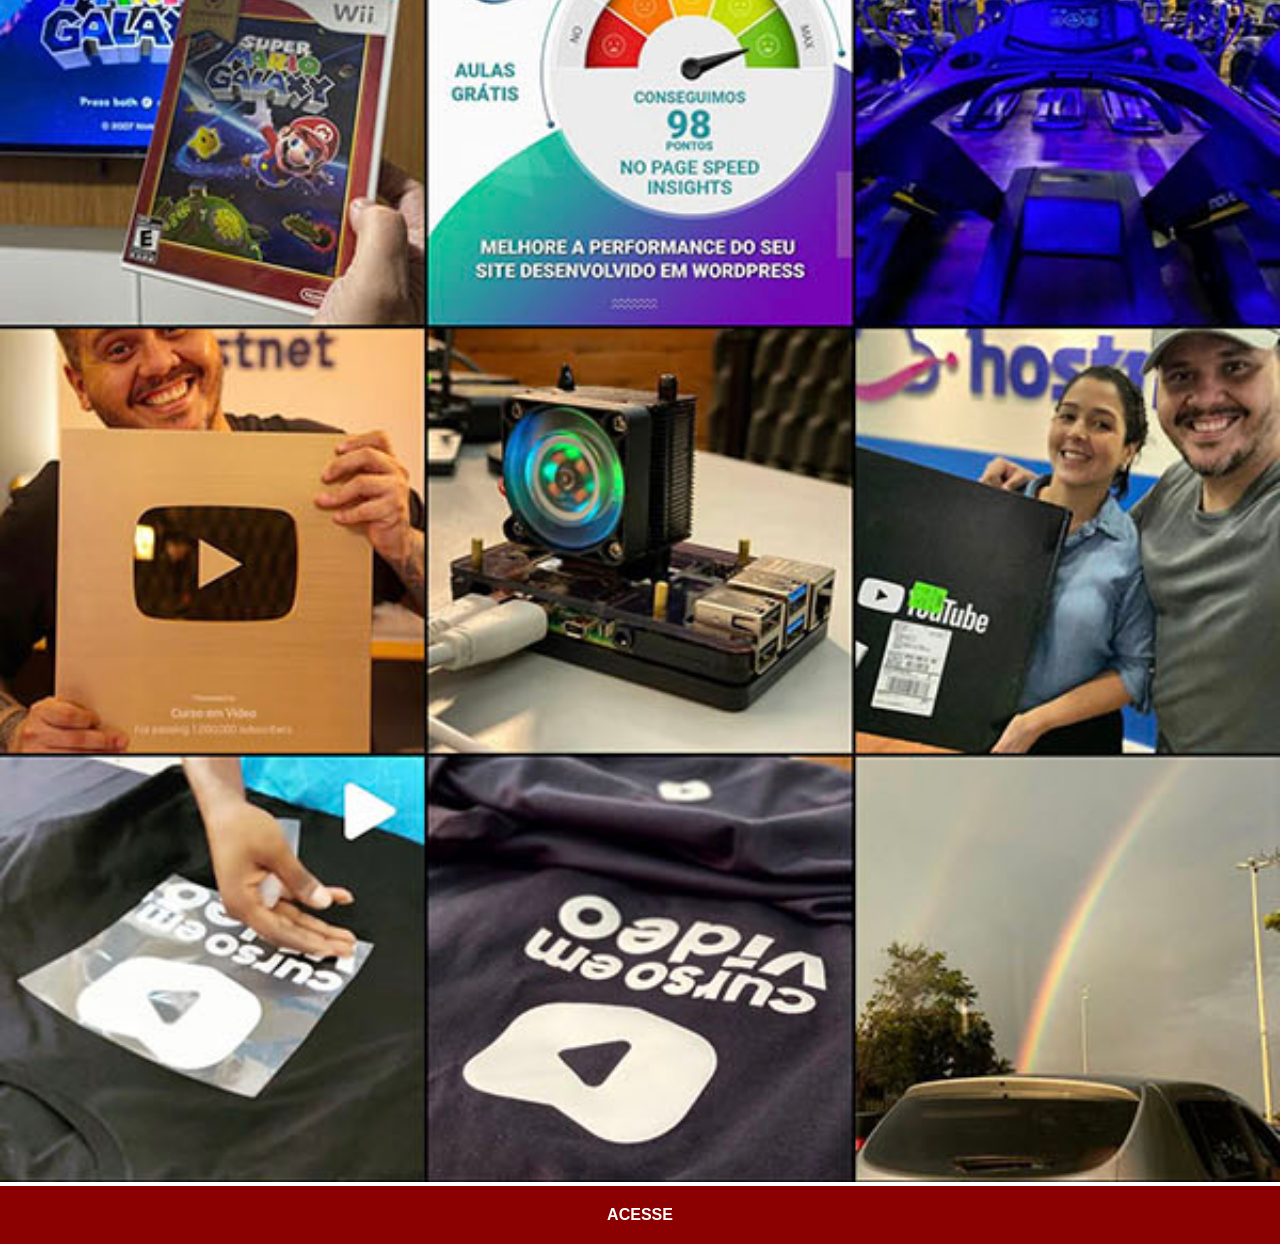
<file: instagram.html>
<!doctype html>
<html lang="pt-br">
  <head>
    <meta charset="UTF-8" />
    <meta name="viewport" content="width=device-width, initial-scale=1.0" />
    <title>GitHub</title>
    <link rel="stylesheet" href="estilos/social.css" />
  </head>
  <body>
    <img src="imagens/tela-instagram.jpg" alt="instagram" />
    <a href="https://instagram.com/gustavoguanabara" target="_blank">ACESSE</a>
  </body>
</html>
</file>
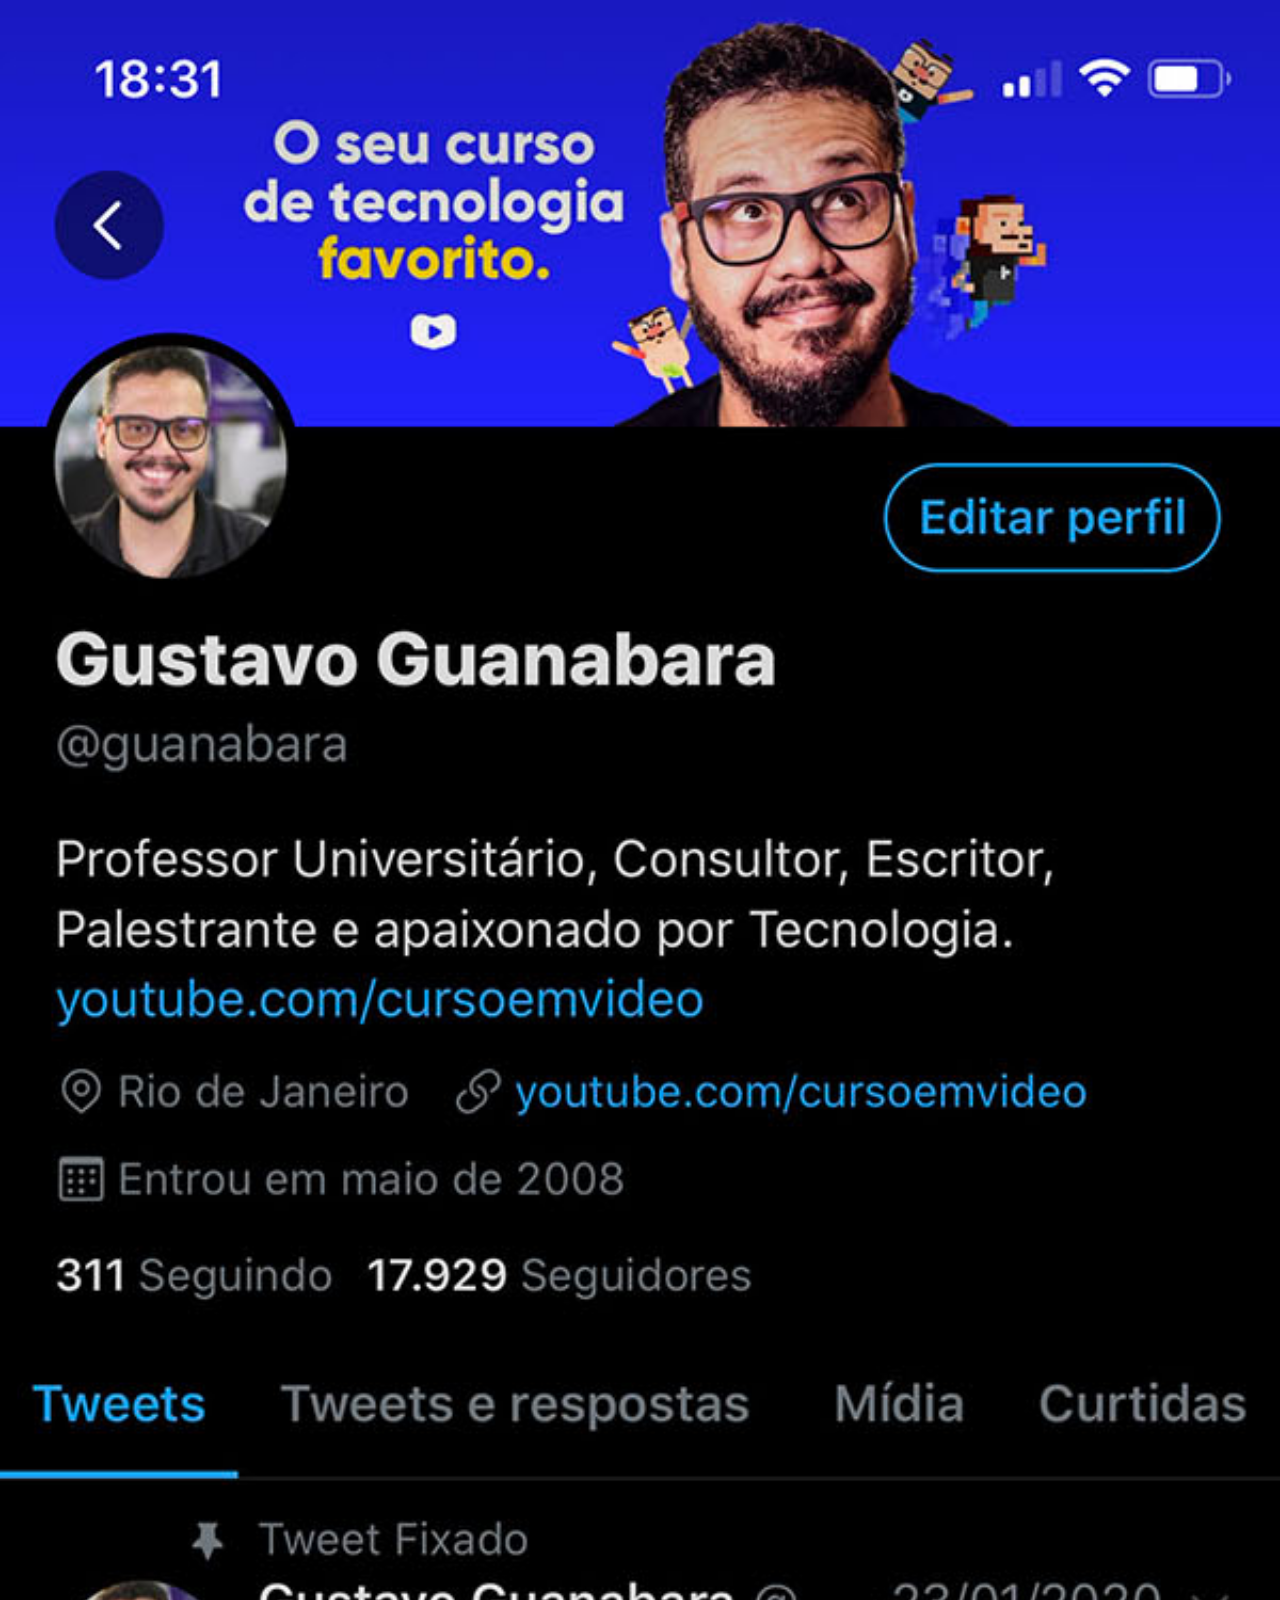
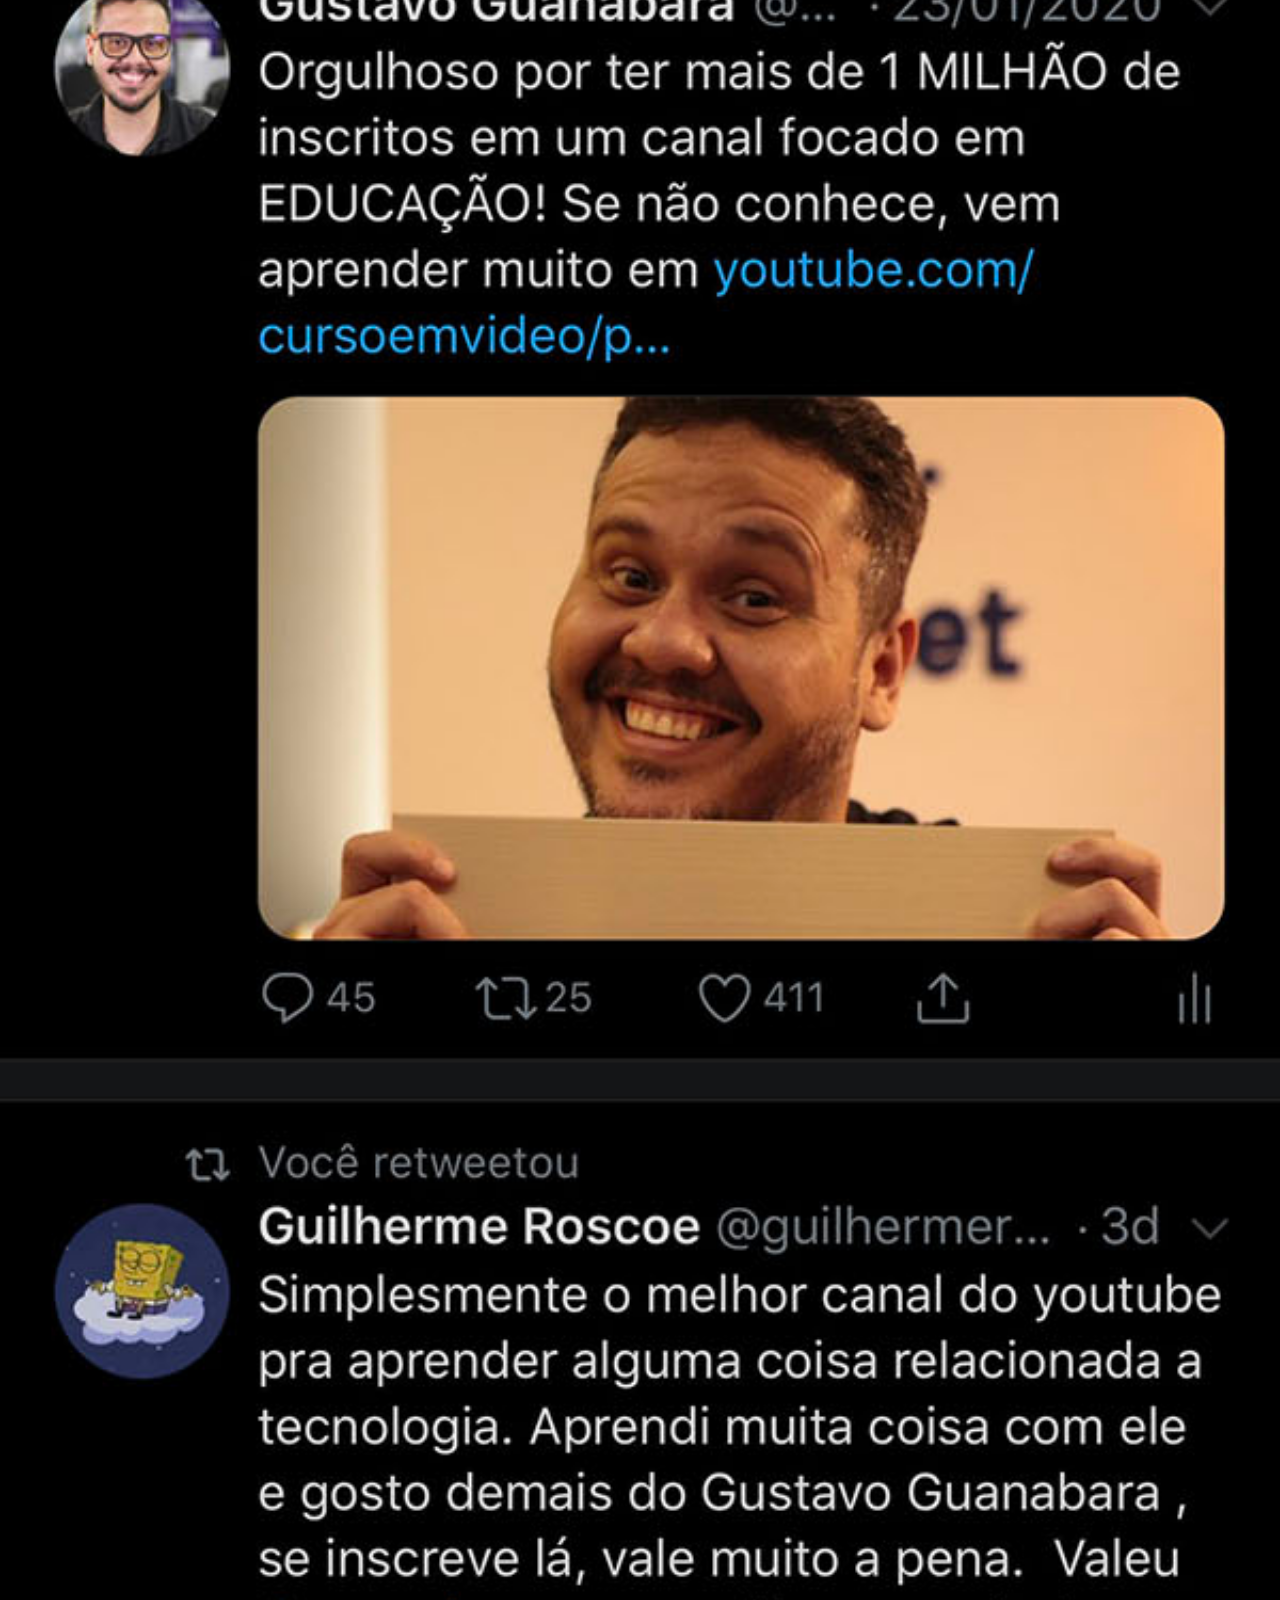
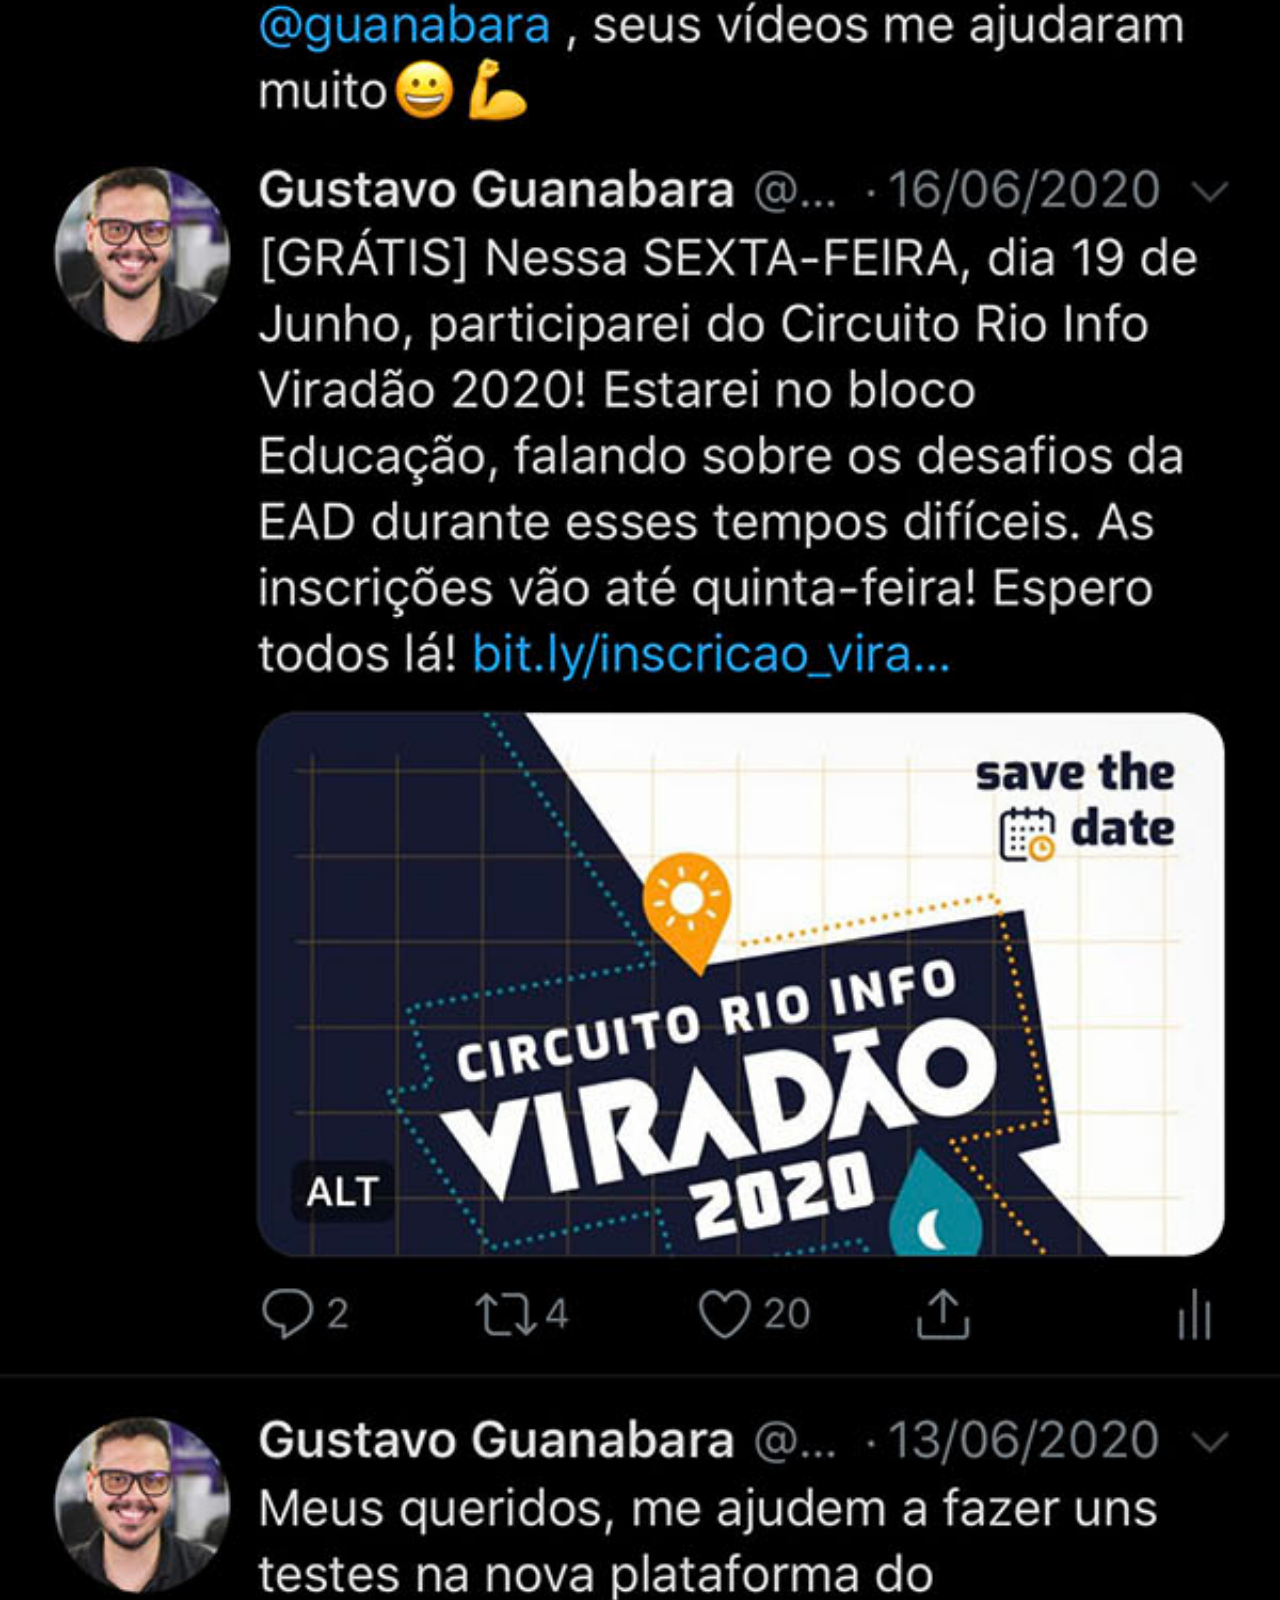
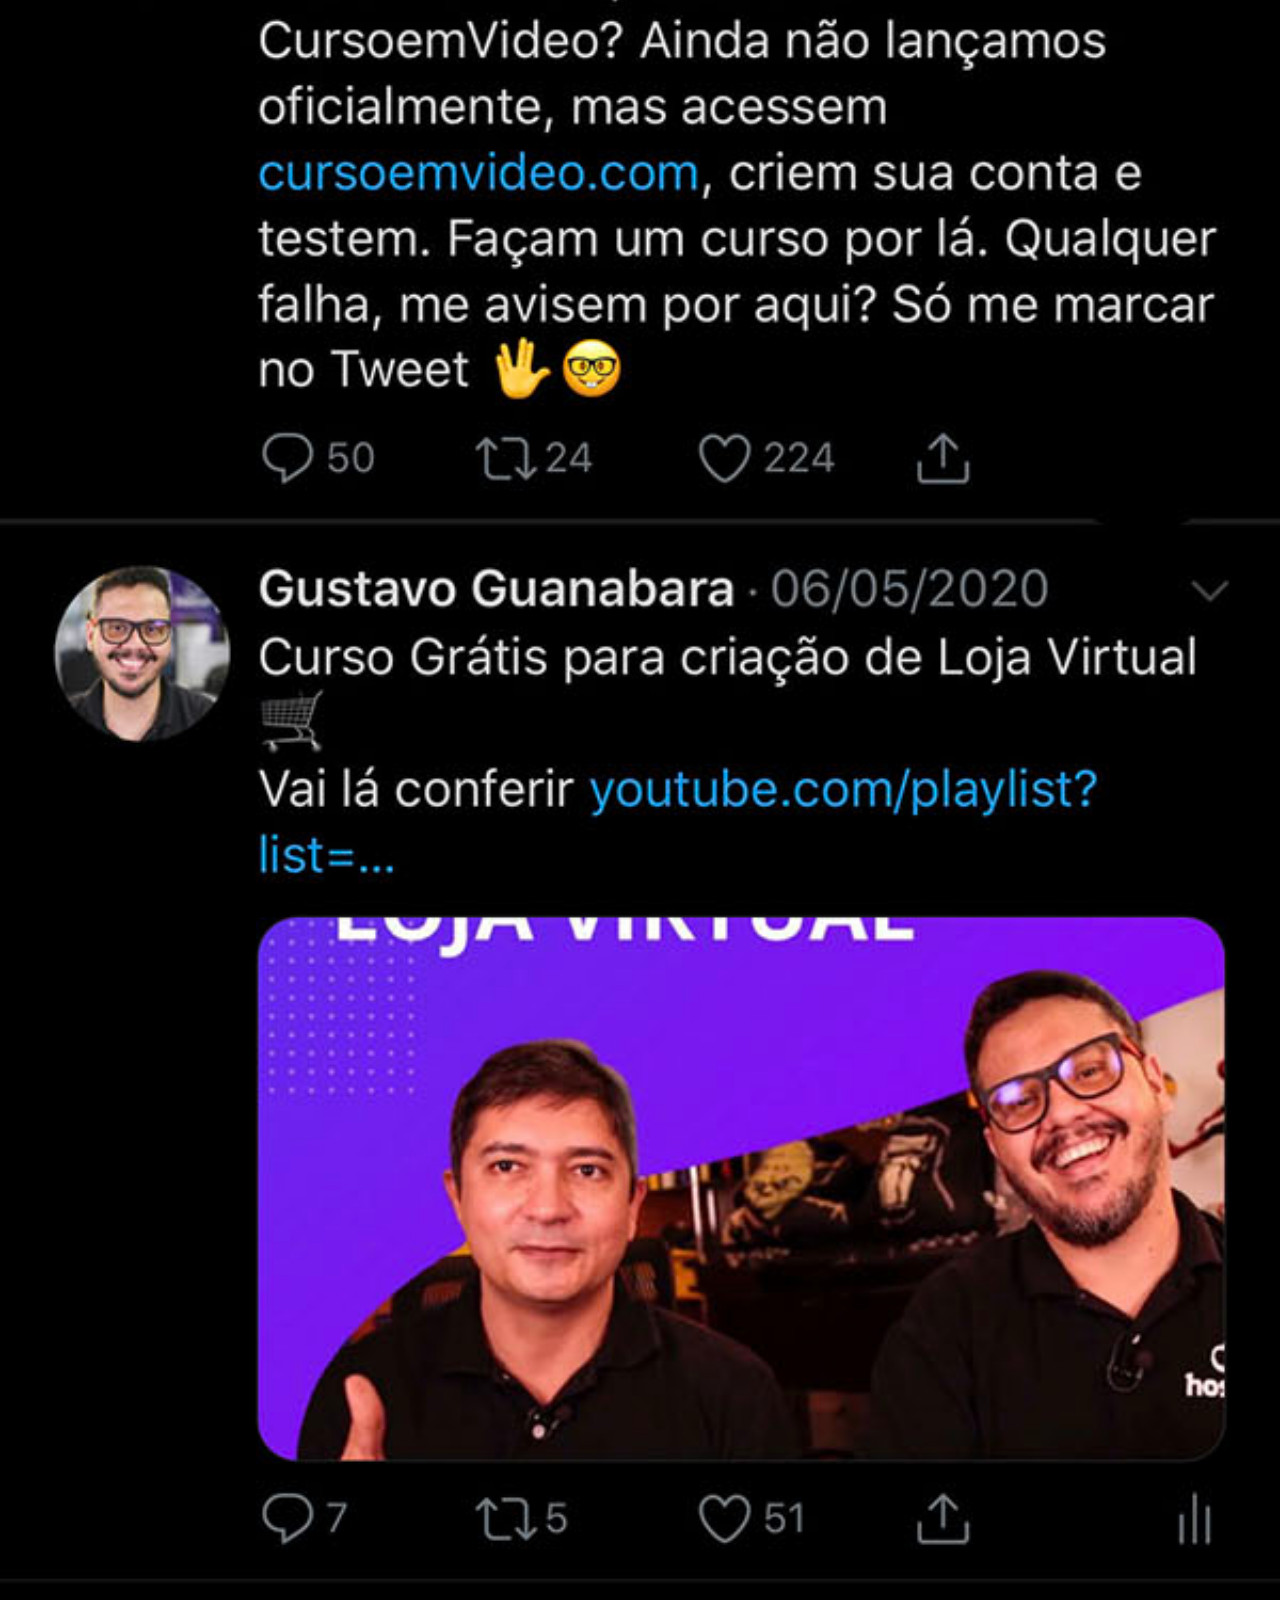
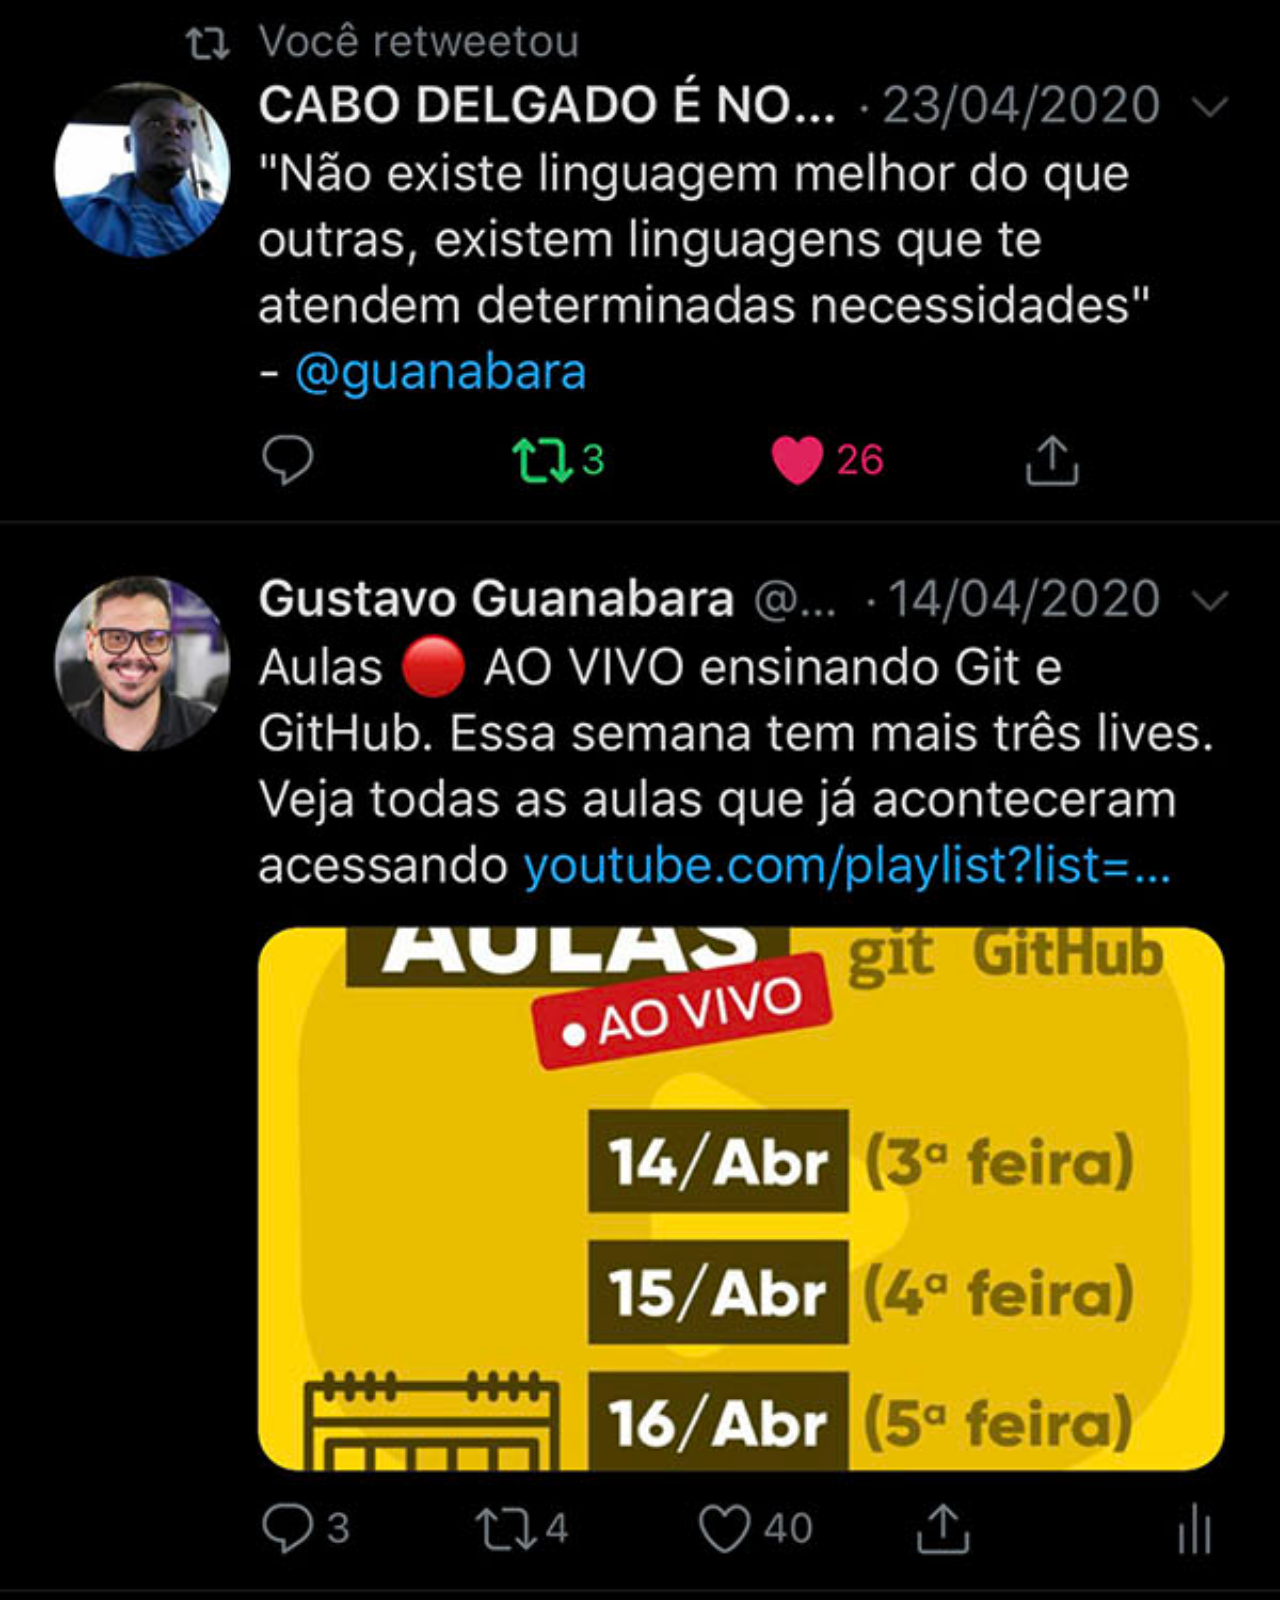
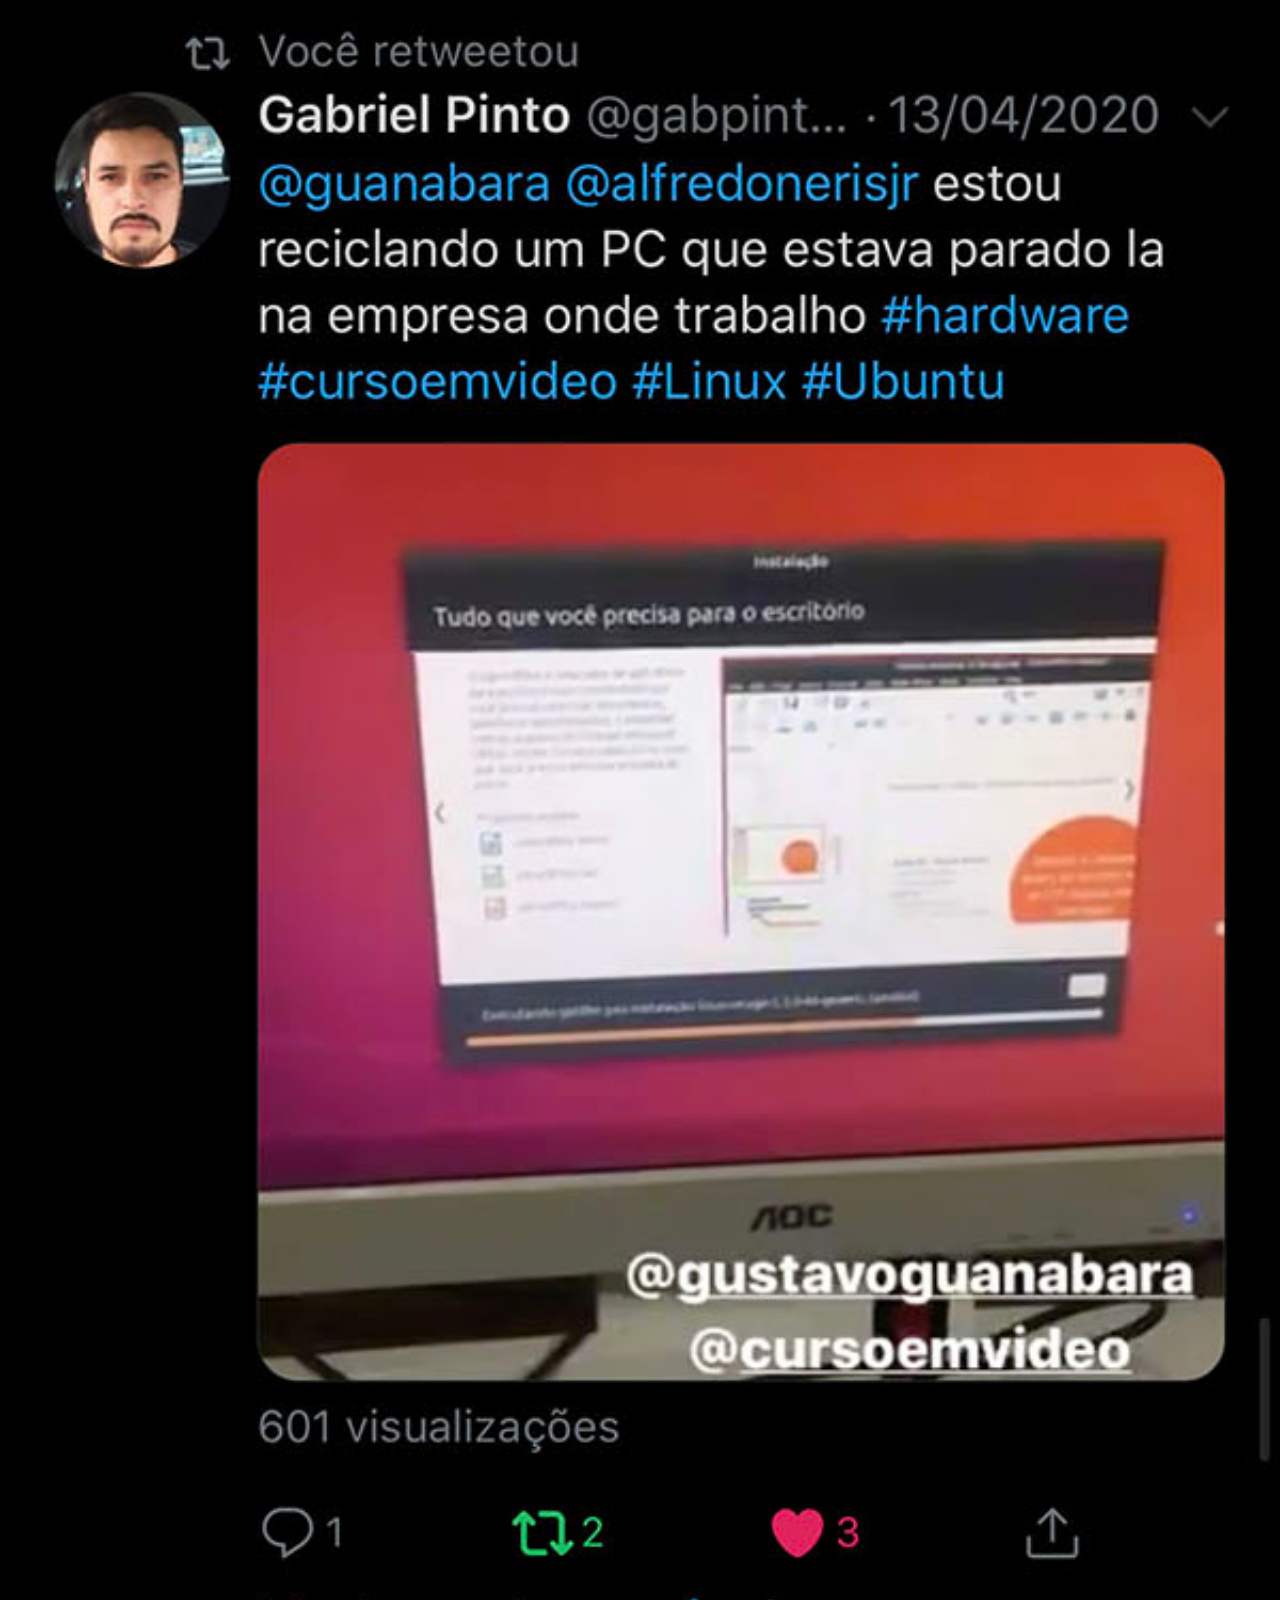
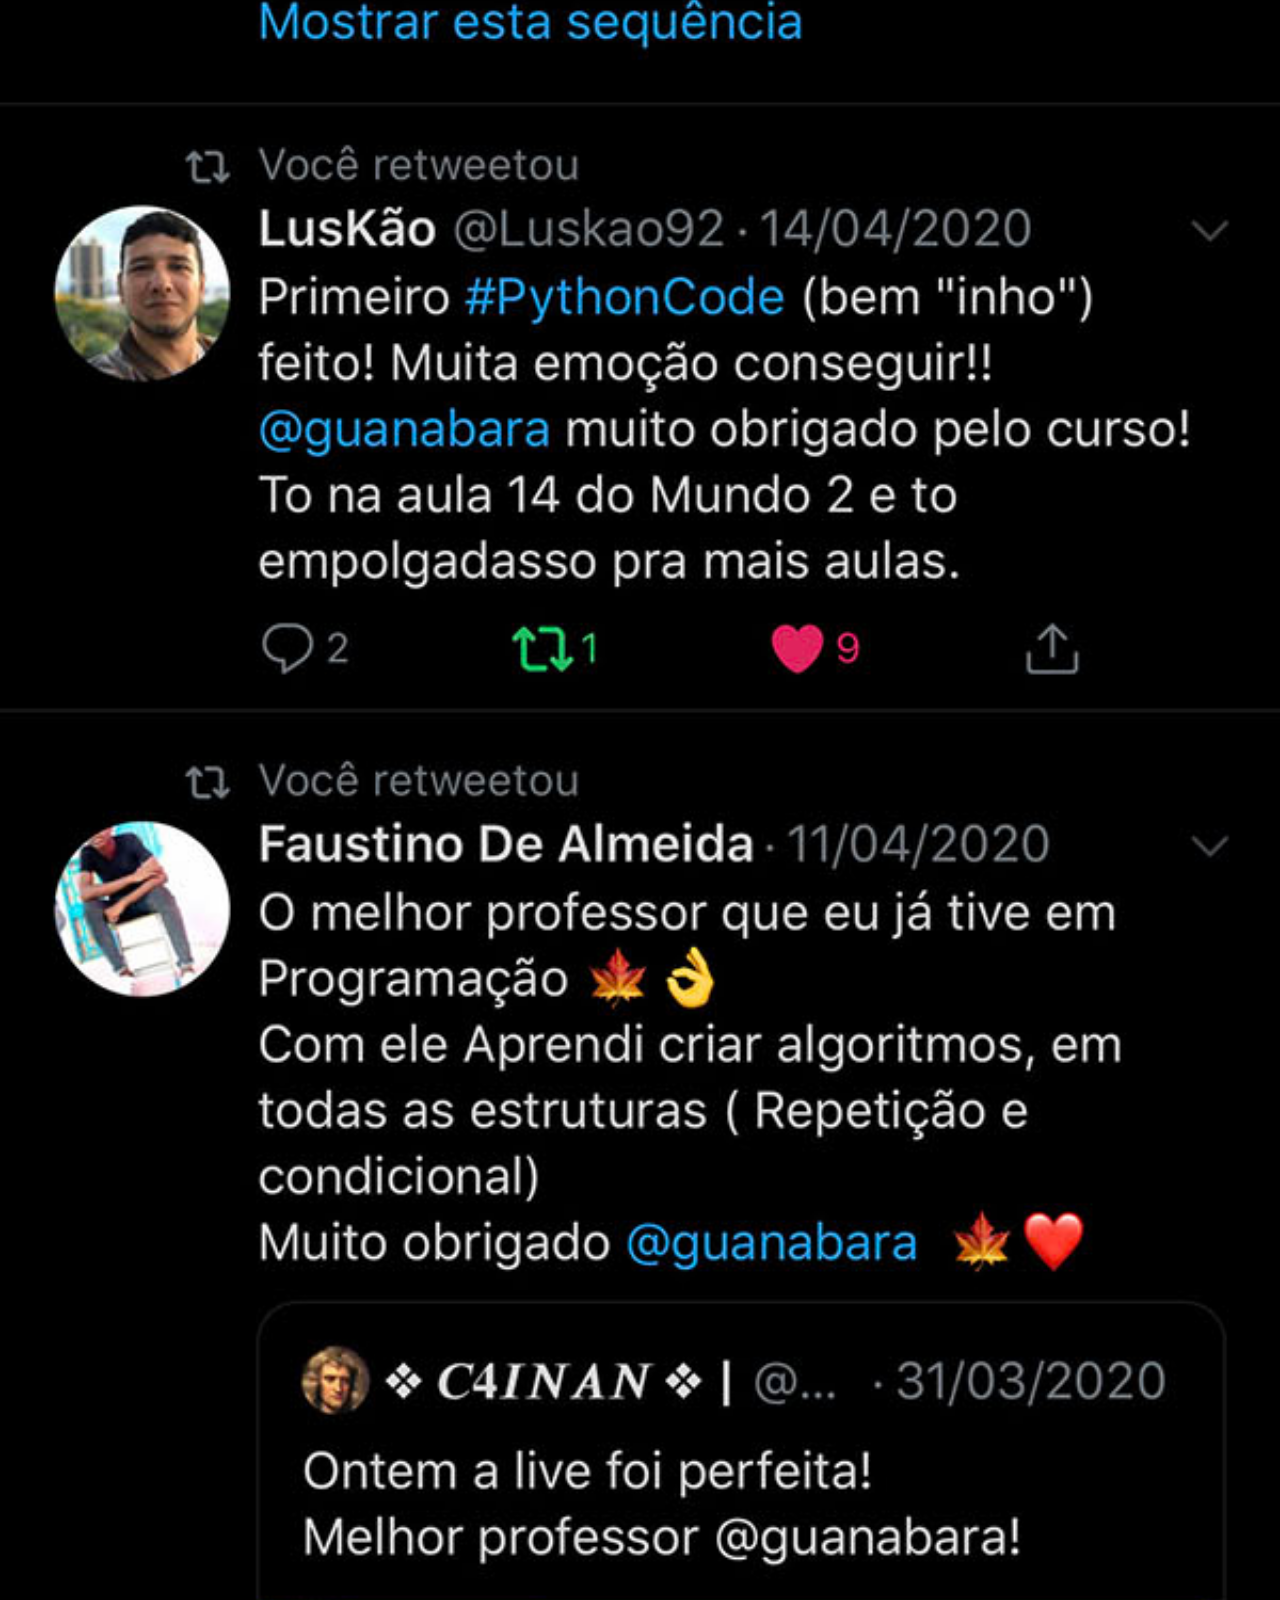
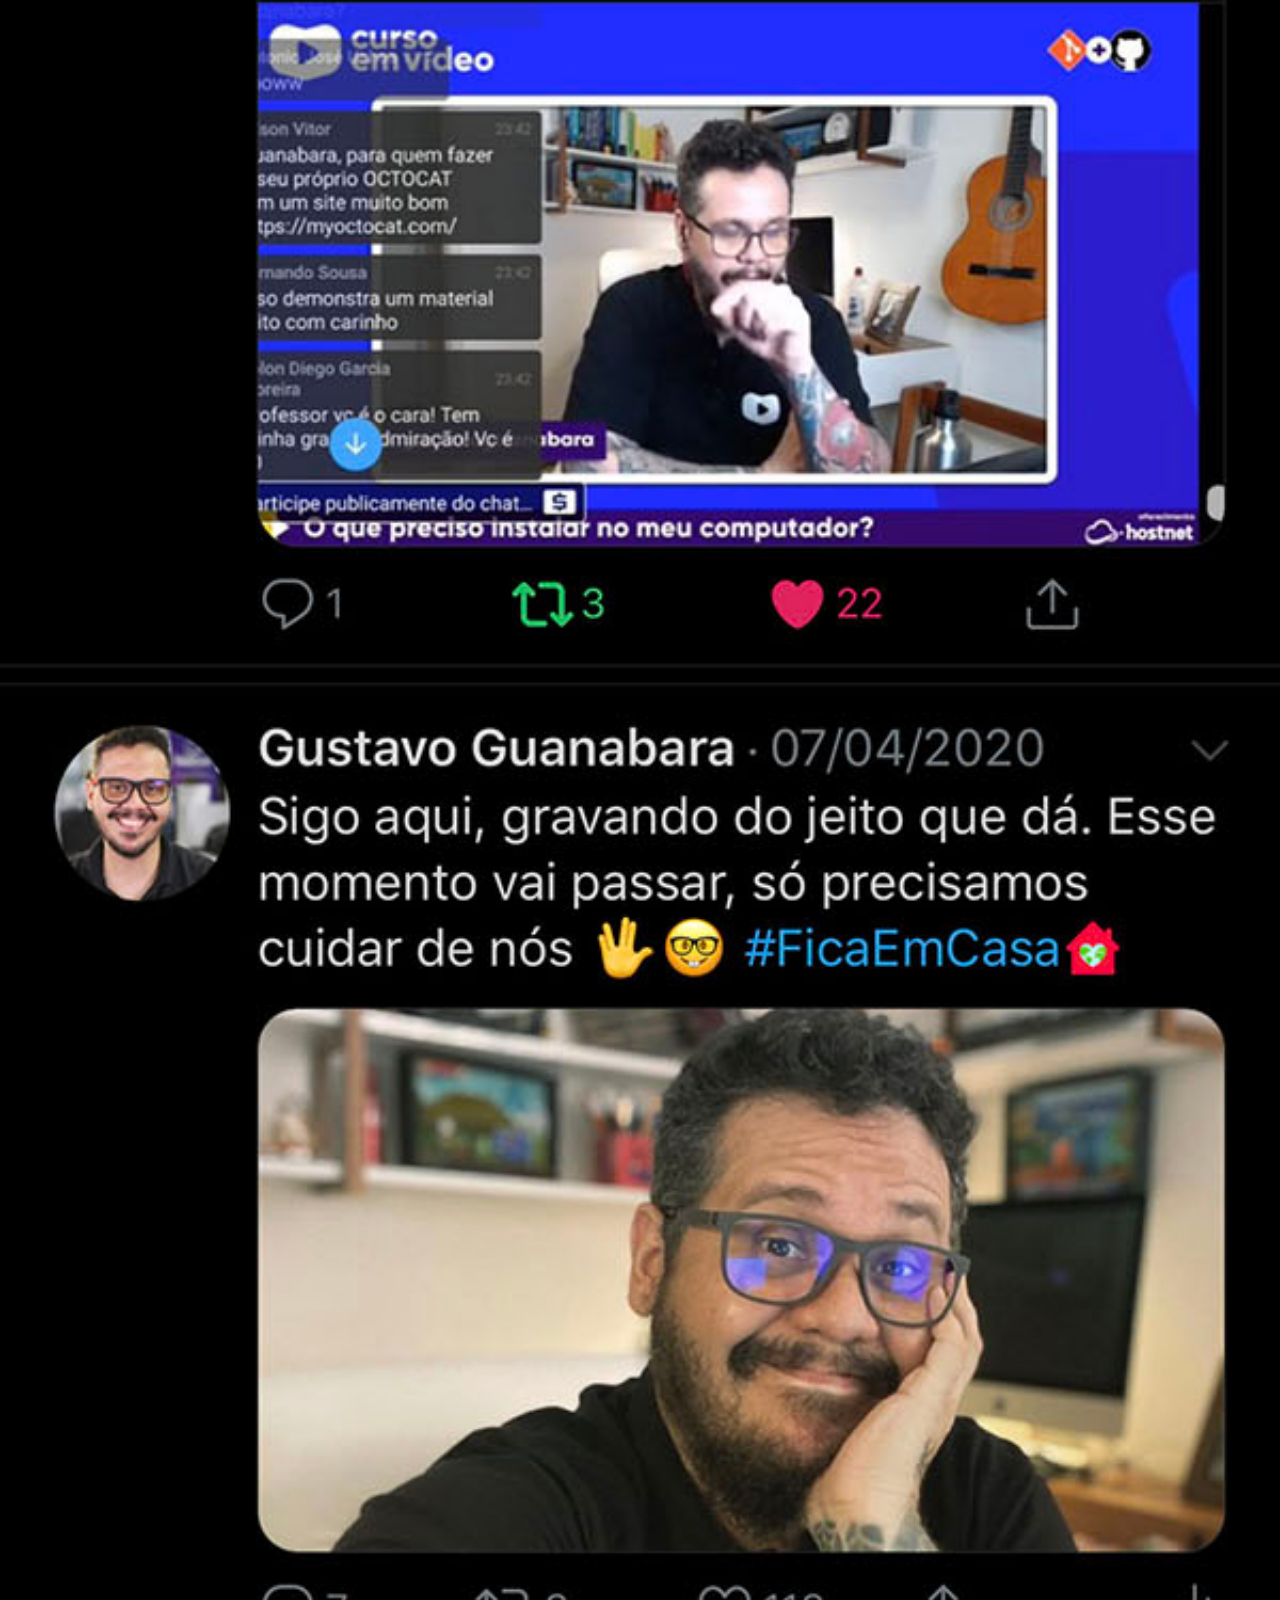
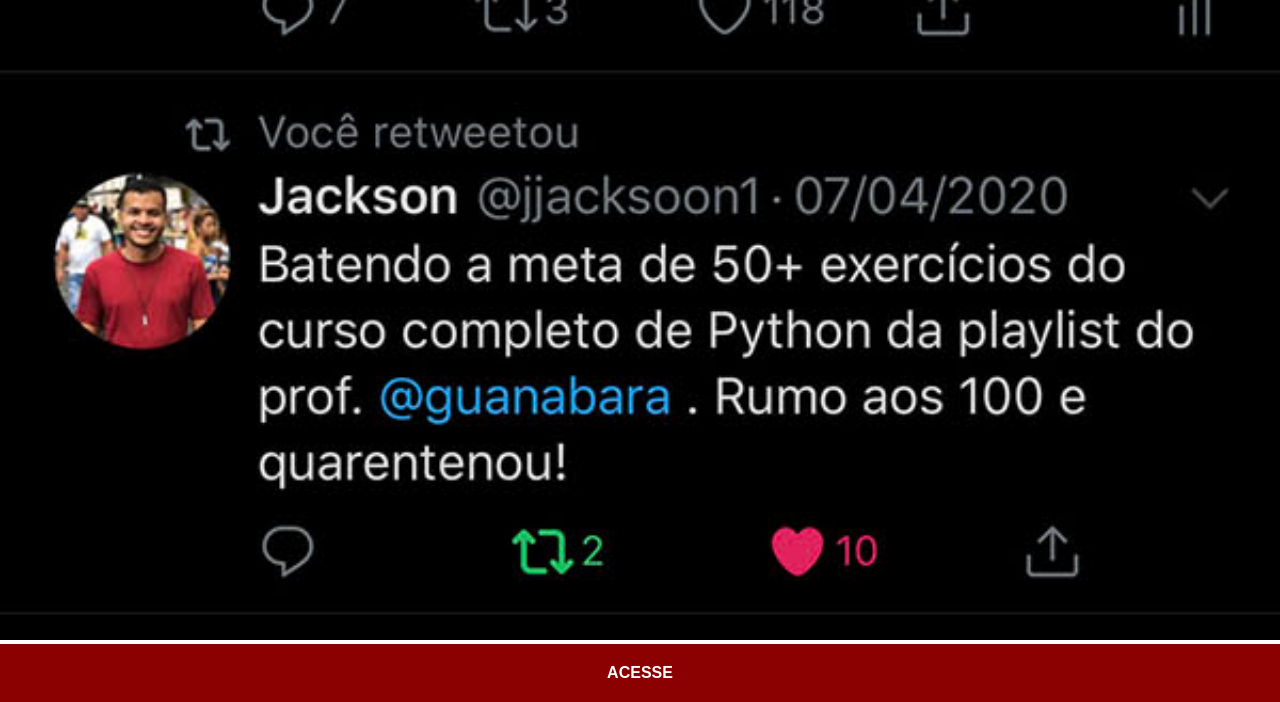
<file: x.html>
<!doctype html>
<html lang="pt-br">
  <head>
    <meta charset="UTF-8" />
    <meta name="viewport" content="width=device-width, initial-scale=1.0" />
    <title>GitHub</title>
    <link rel="stylesheet" href="estilos/social.css" />
  </head>
  <body>
    <img src="imagens/tela-twitter.jpg" alt="x" />
    <a href="https://x.com/guanabara" target="_blank">ACESSE</a>
  </body>
</html>
</file>
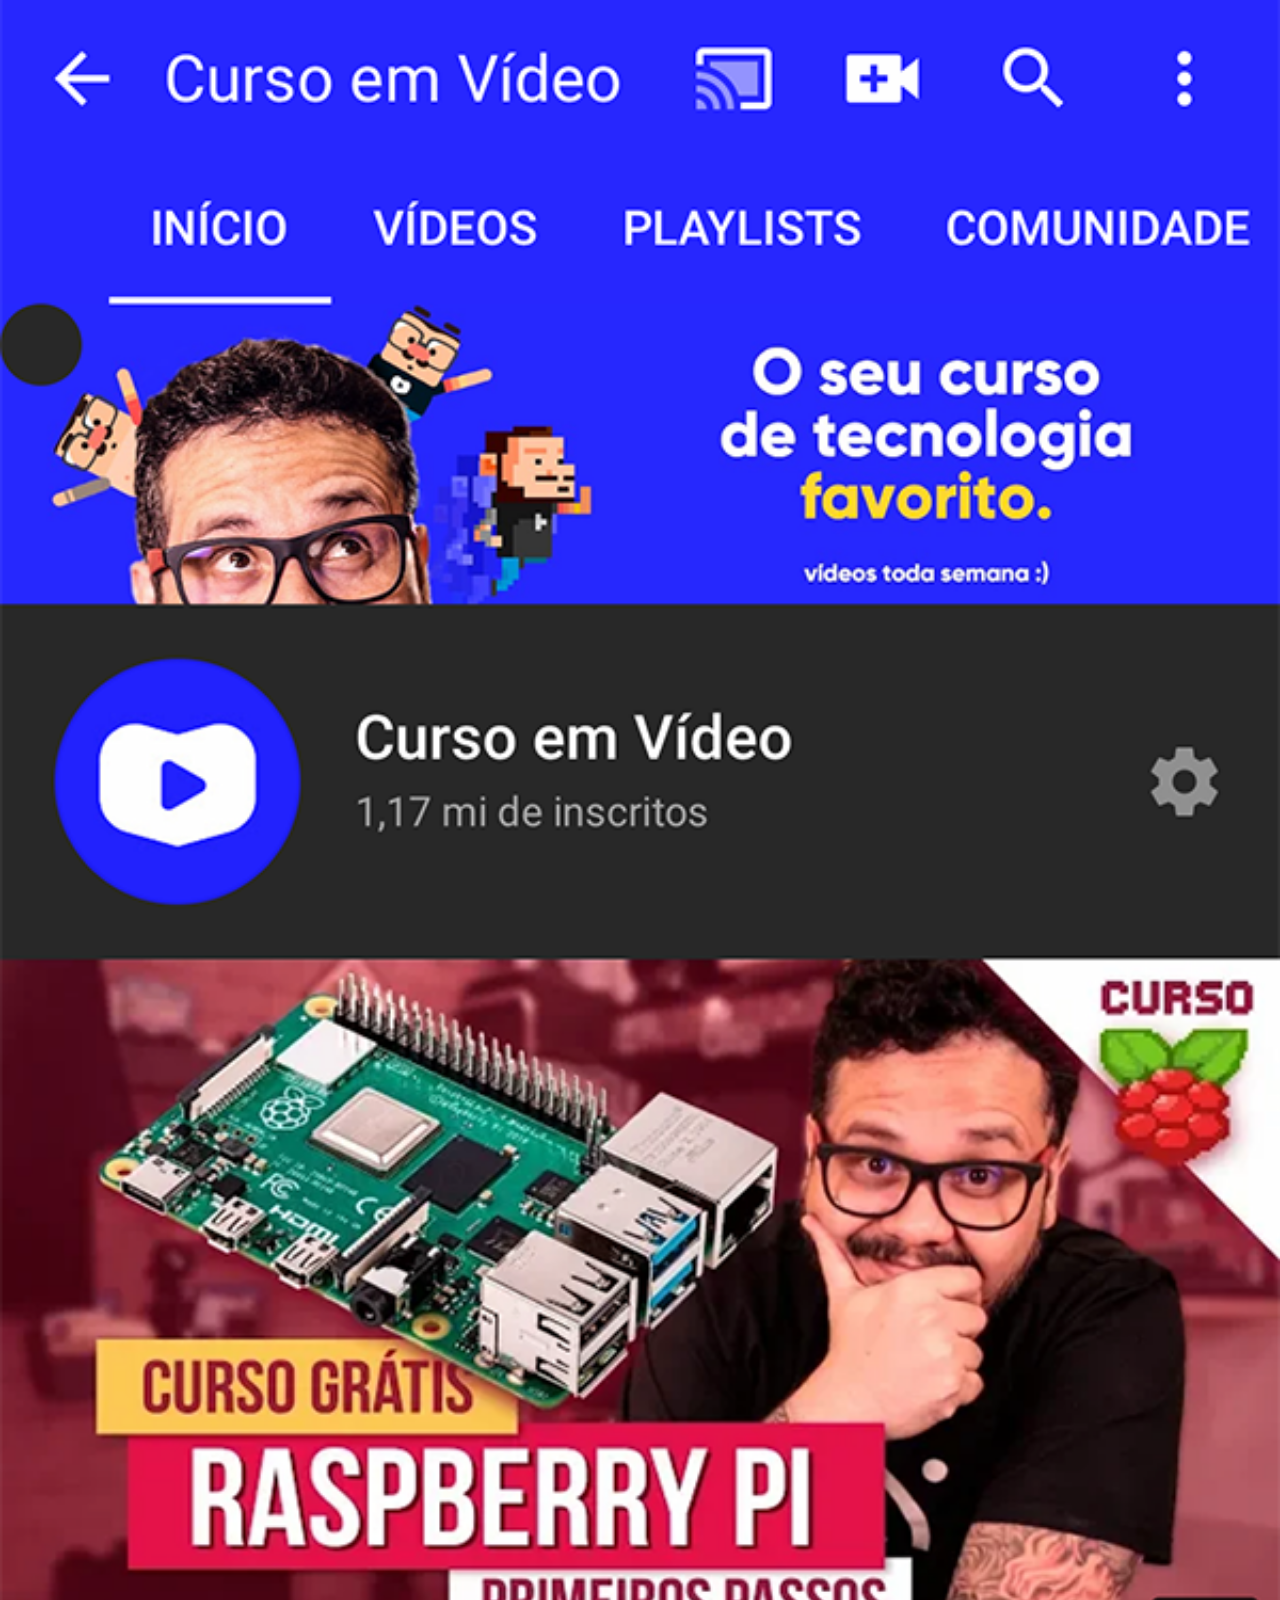
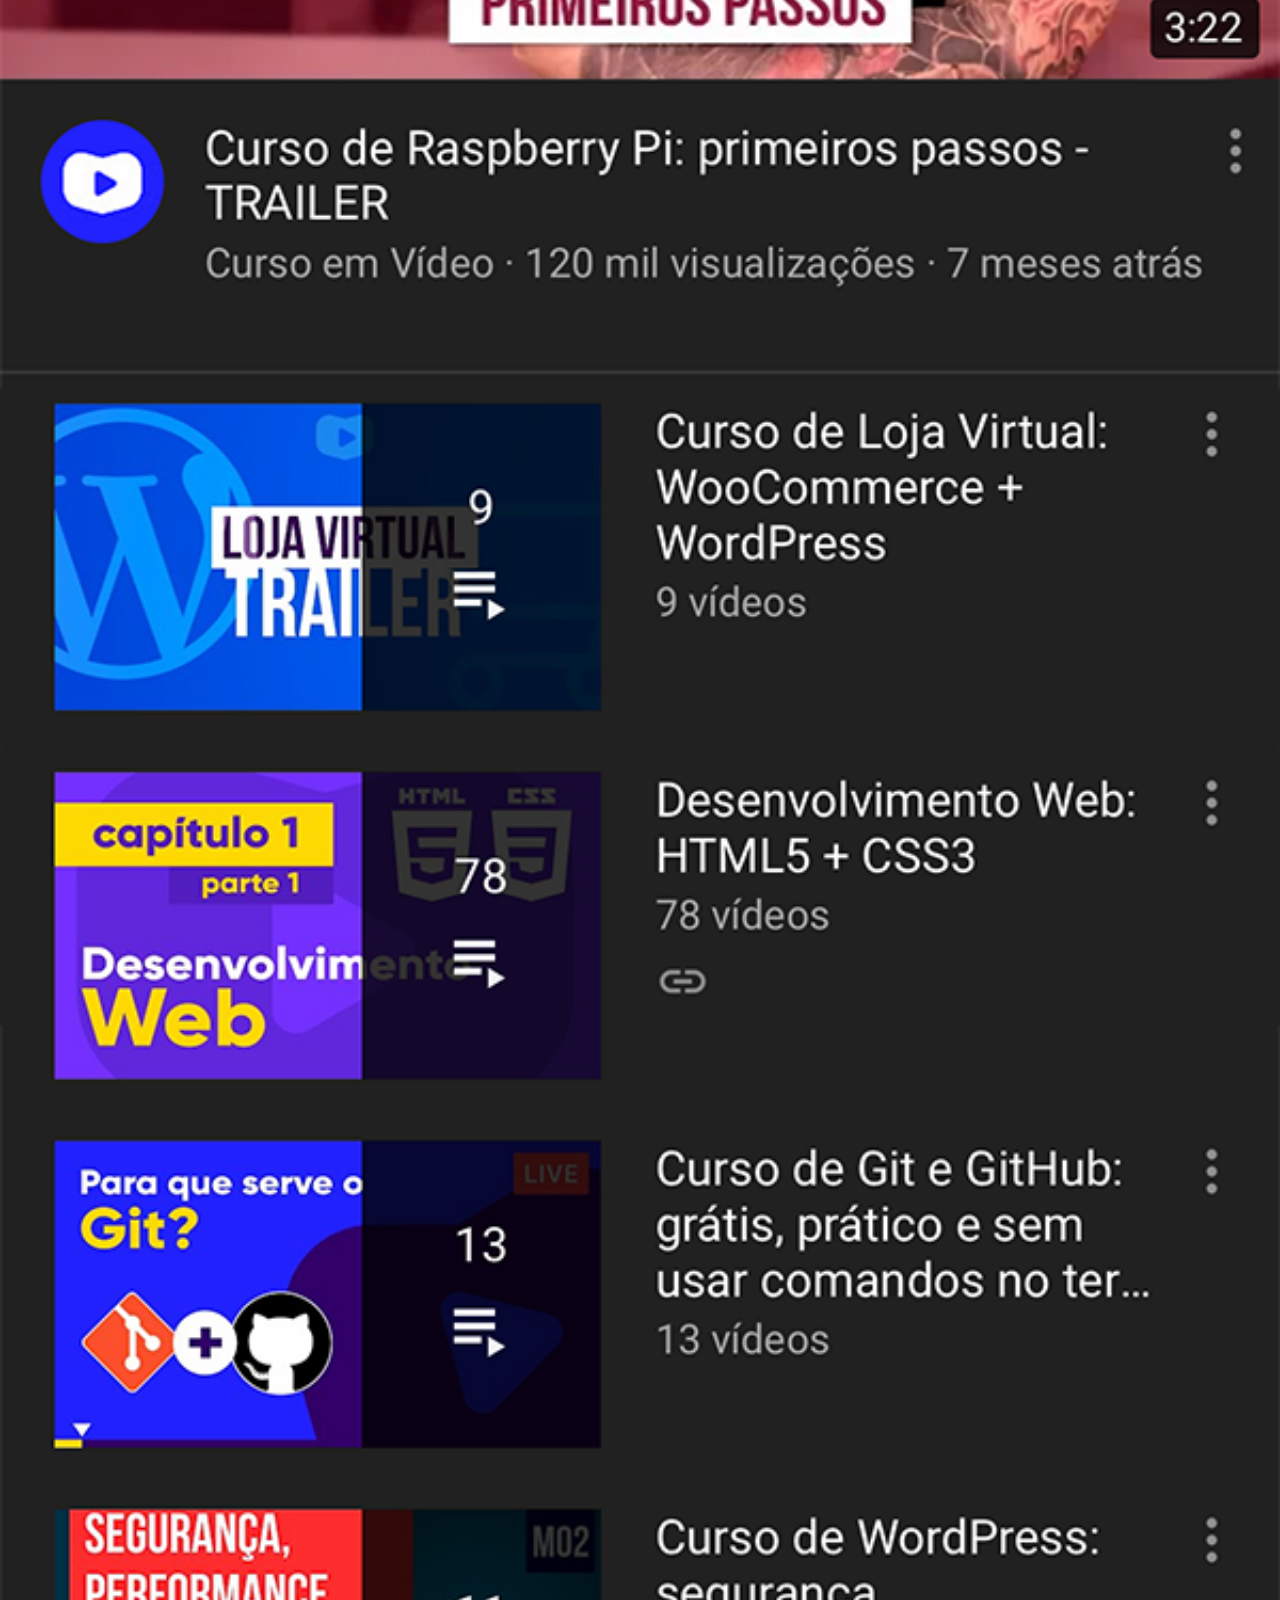
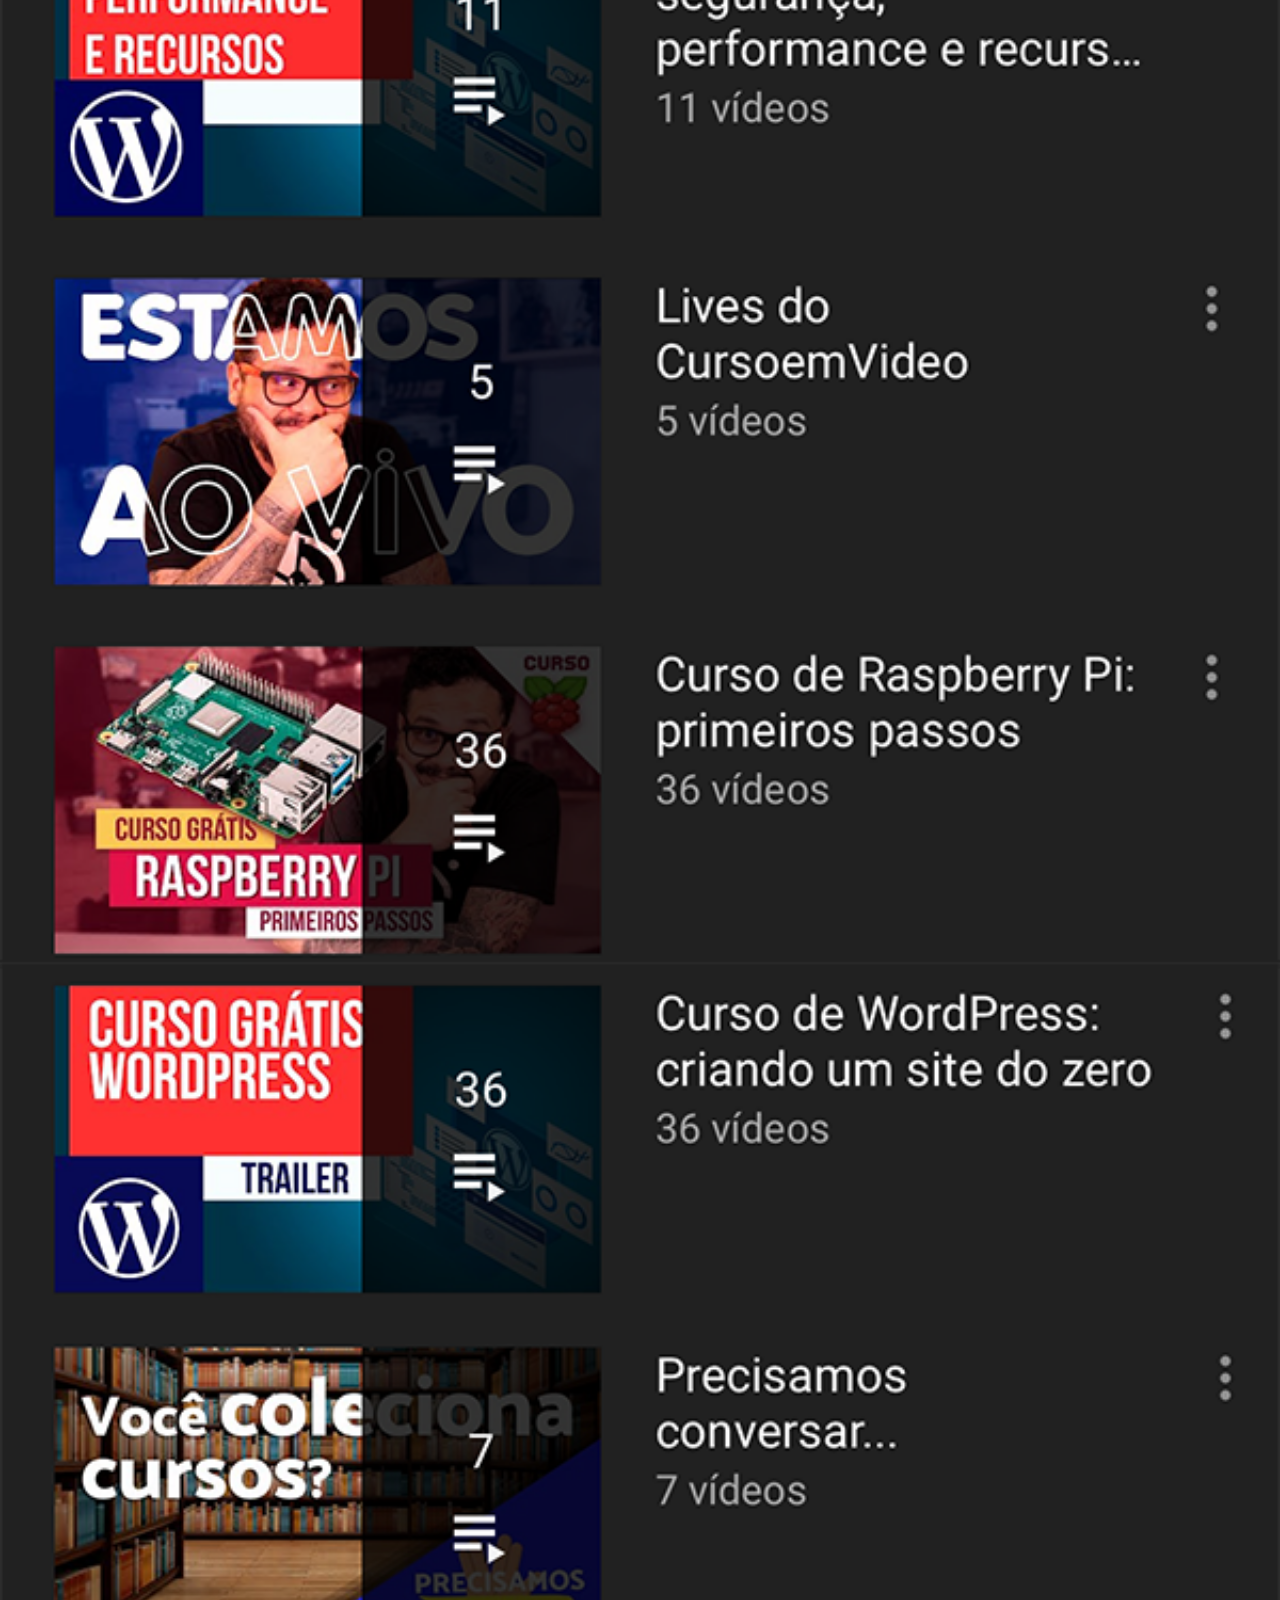
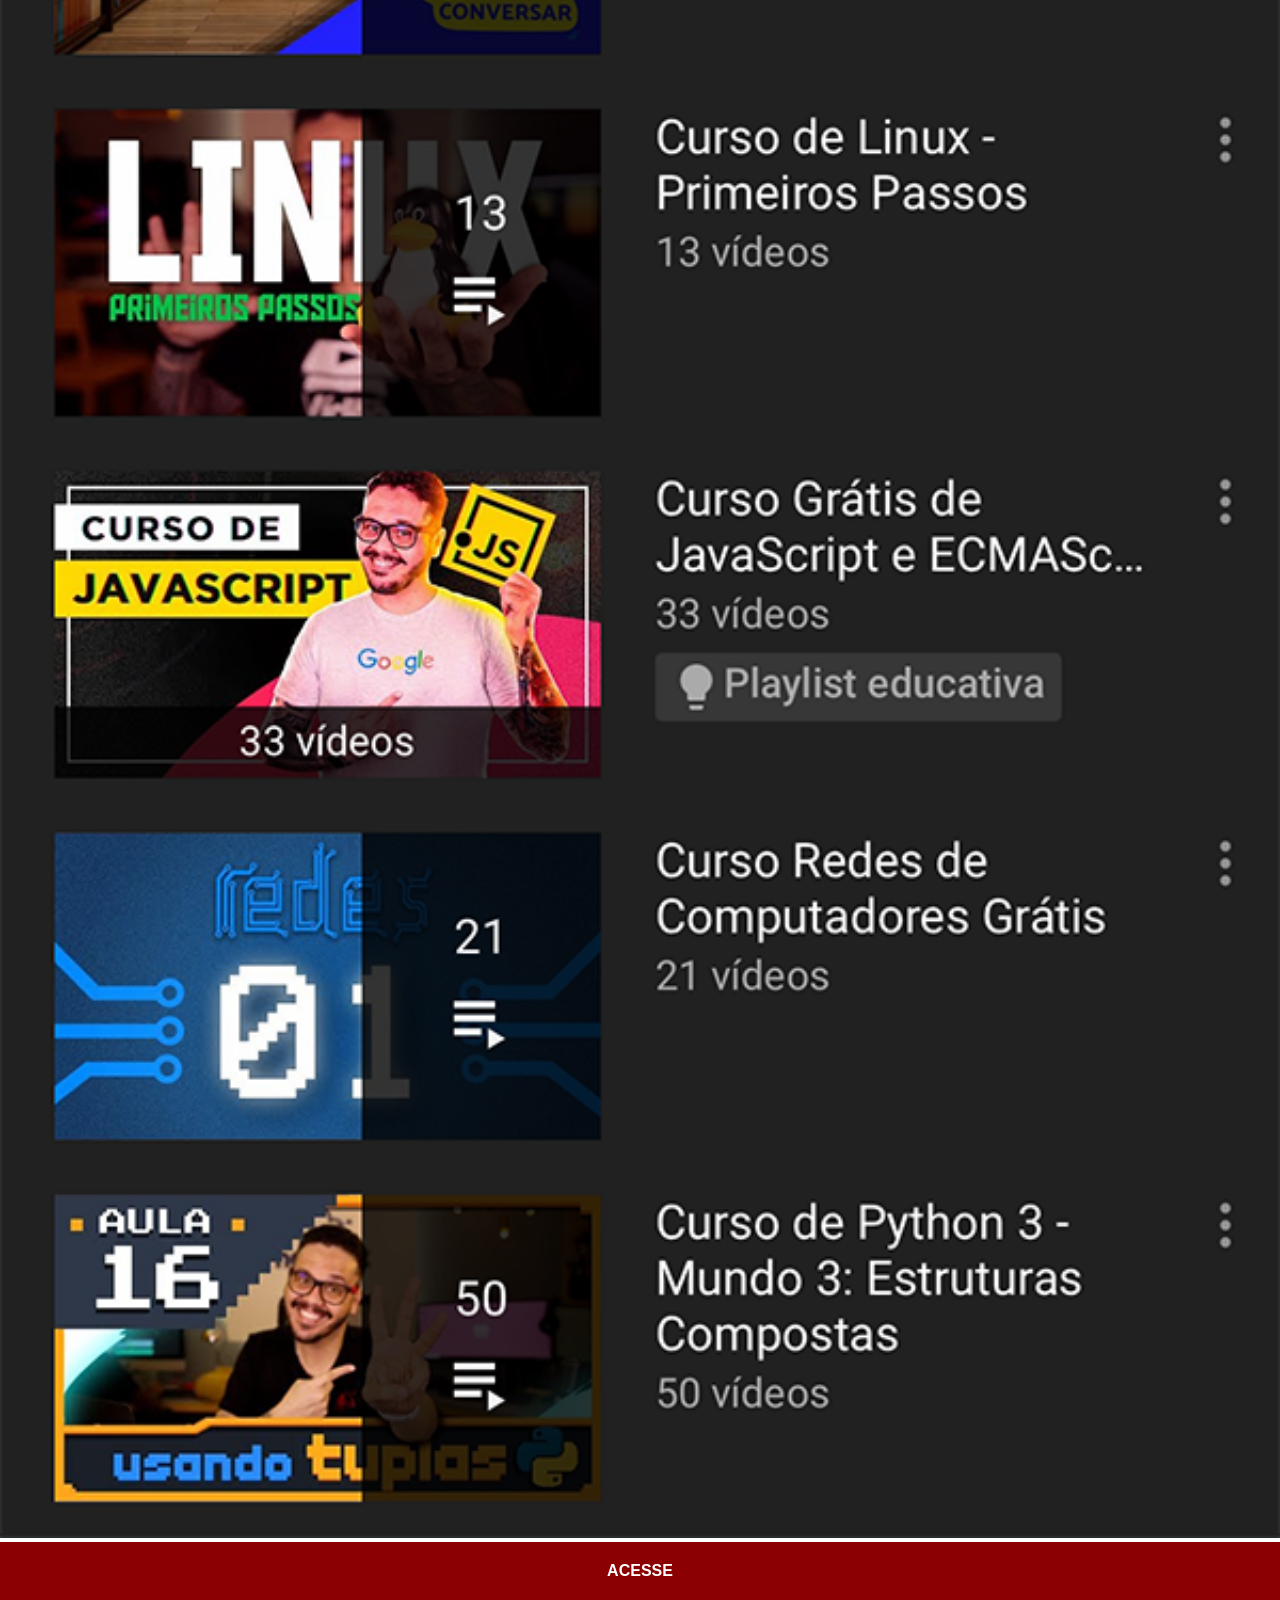
<file: youtube.html>
<!doctype html>
<html lang="pt-br">
  <head>
    <meta charset="UTF-8" />
    <meta name="viewport" content="width=device-width, initial-scale=1.0" />
    <title>Youtube</title>
    <link rel="stylesheet" href="estilos/social.css">
  </head>
  <body>
    <img src="imagens/tela-youtube.png" alt="youtube" />
    <a href="https://www.youtube.com/@cursoemvideo" target="_blank">ACESSE</a>
  </body>
</html>
</file>
<file: estilos/style.css>
@charset "UTF-8";

* {
  margin: 0px;
  padding: 0px;
  font-family: Arial, Helvetica, sans-serif;
}
html,
body {
  height: 100vh;
  width: 100vw;
  background-color: black;
}
body {
  background: url(../imagens/fundo-madeira.jpg) no-repeat top center;
  background-size: cover;
  background-attachment: fixed;
}
main {
  position: relative;
  height: 100vh;
}

section#telefone {
  position: absolute;
  top: 50%;
  left: 50%;
  transform: translate(-50%, -50%);
  height: 627px;
  width: 311px;
  background: url(../imagens/frame-iphone.png) no-repeat;
}
iframe#tela {
  position: relative;
  top: 80px;
  left: 22px;
  width: 267px;
  height: 471px;
}
section#redes-sociais{
  text-align: right;

}
section#redes-sociais img{
  width: 50px;
  margin: 10px;
  border-radius: 50%;
  box-shadow: 2px 2px 5px rgba(0, 0, 0, 0.400);
  box-sizing: border-box;
}

section#redes-sociais img:hover{
  border: 2px solid rgba(255, 255, 255, 0.637);
  transform: translate(-3px, -3px);
  box-shadow: 5px 5px 10px rgba(0, 0, 0, 0.603);
  transition: transform 0.3s, border 0.5s;
}
</file>
<file: estilos/social.css>
@charset "UTF-8";
* {
  margin: 0px;
  padding: 0px;
  font-family: Arial, Helvetica, sans-serif;
}
::-webkit-scrollbar {
  width: 0px;
  height: 0px;
}
img {
  width: 100vw;
}
a {
  display: block;
  background-color: darkred;
  color: white;
  padding: 20px;
  text-align: center;
  font-weight: bolder;
  text-decoration: none;

}
a:hover {
  background-color: red;
}
</file>
